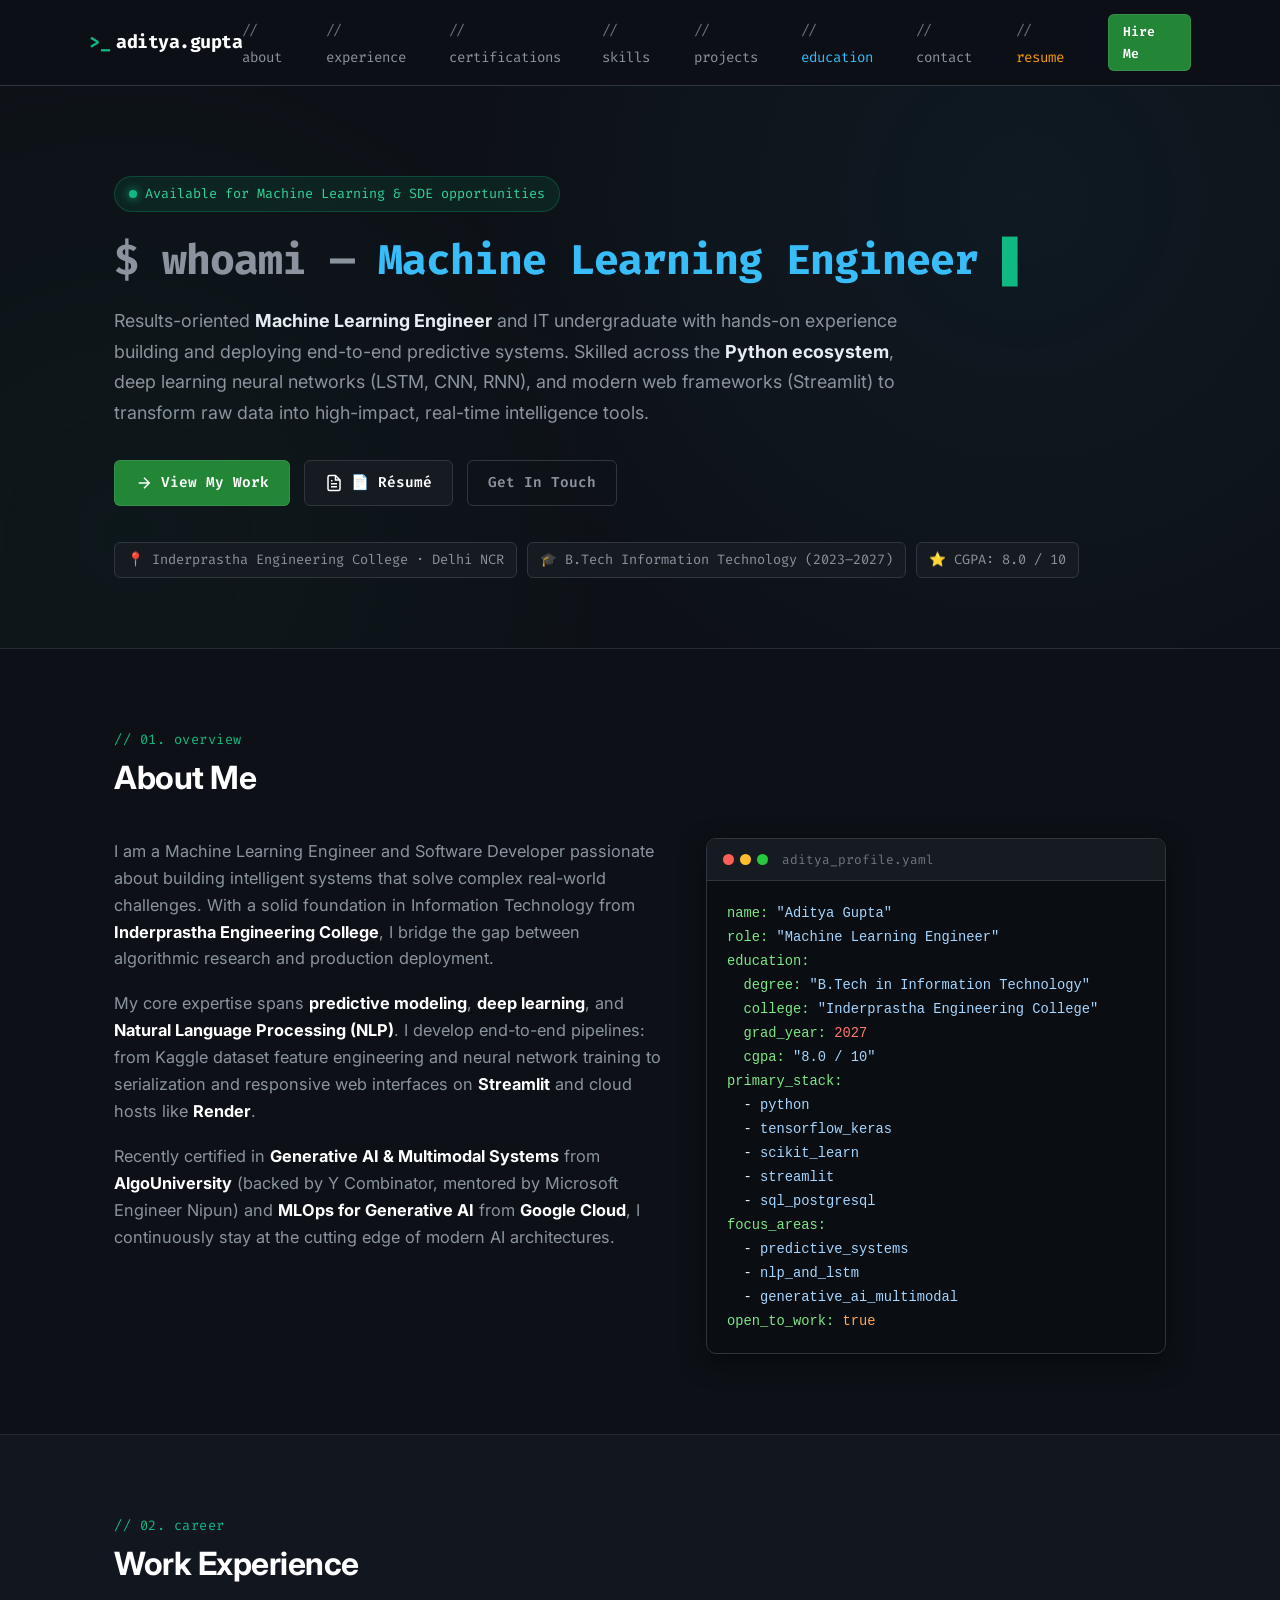
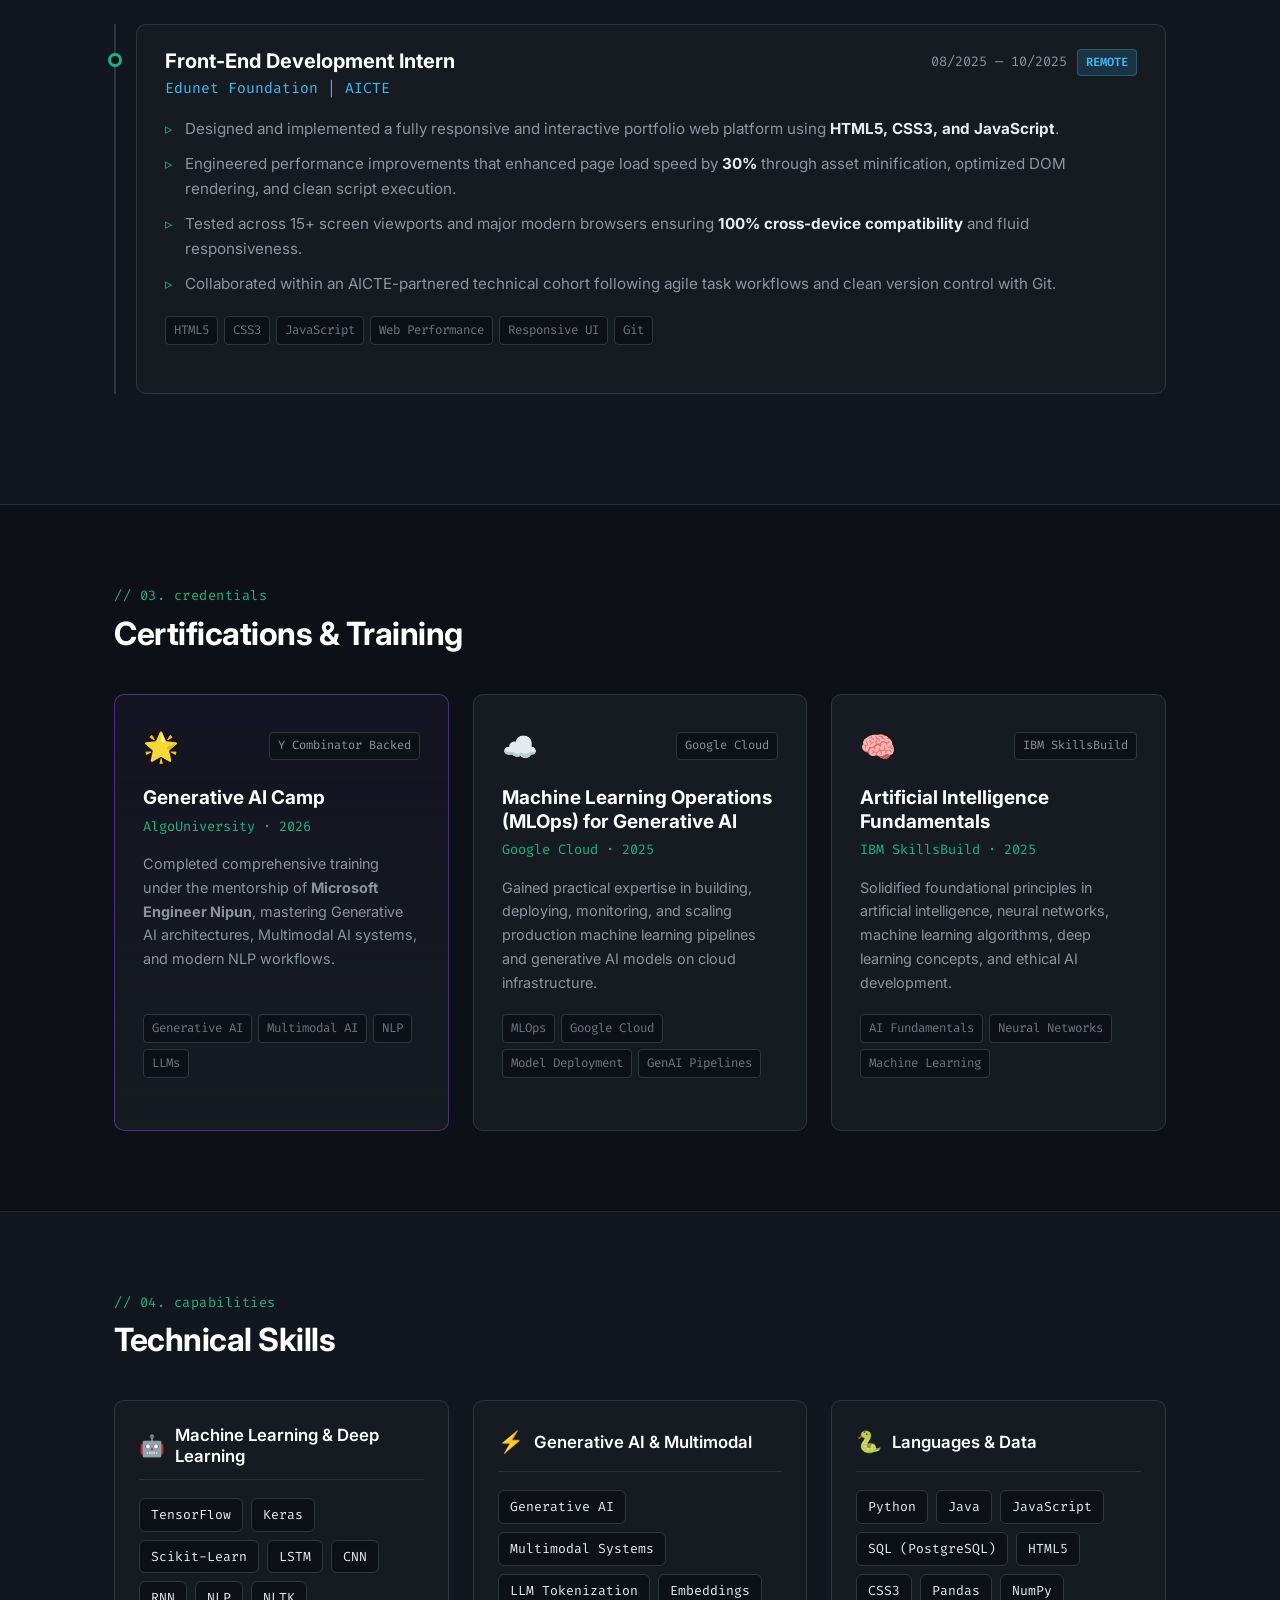
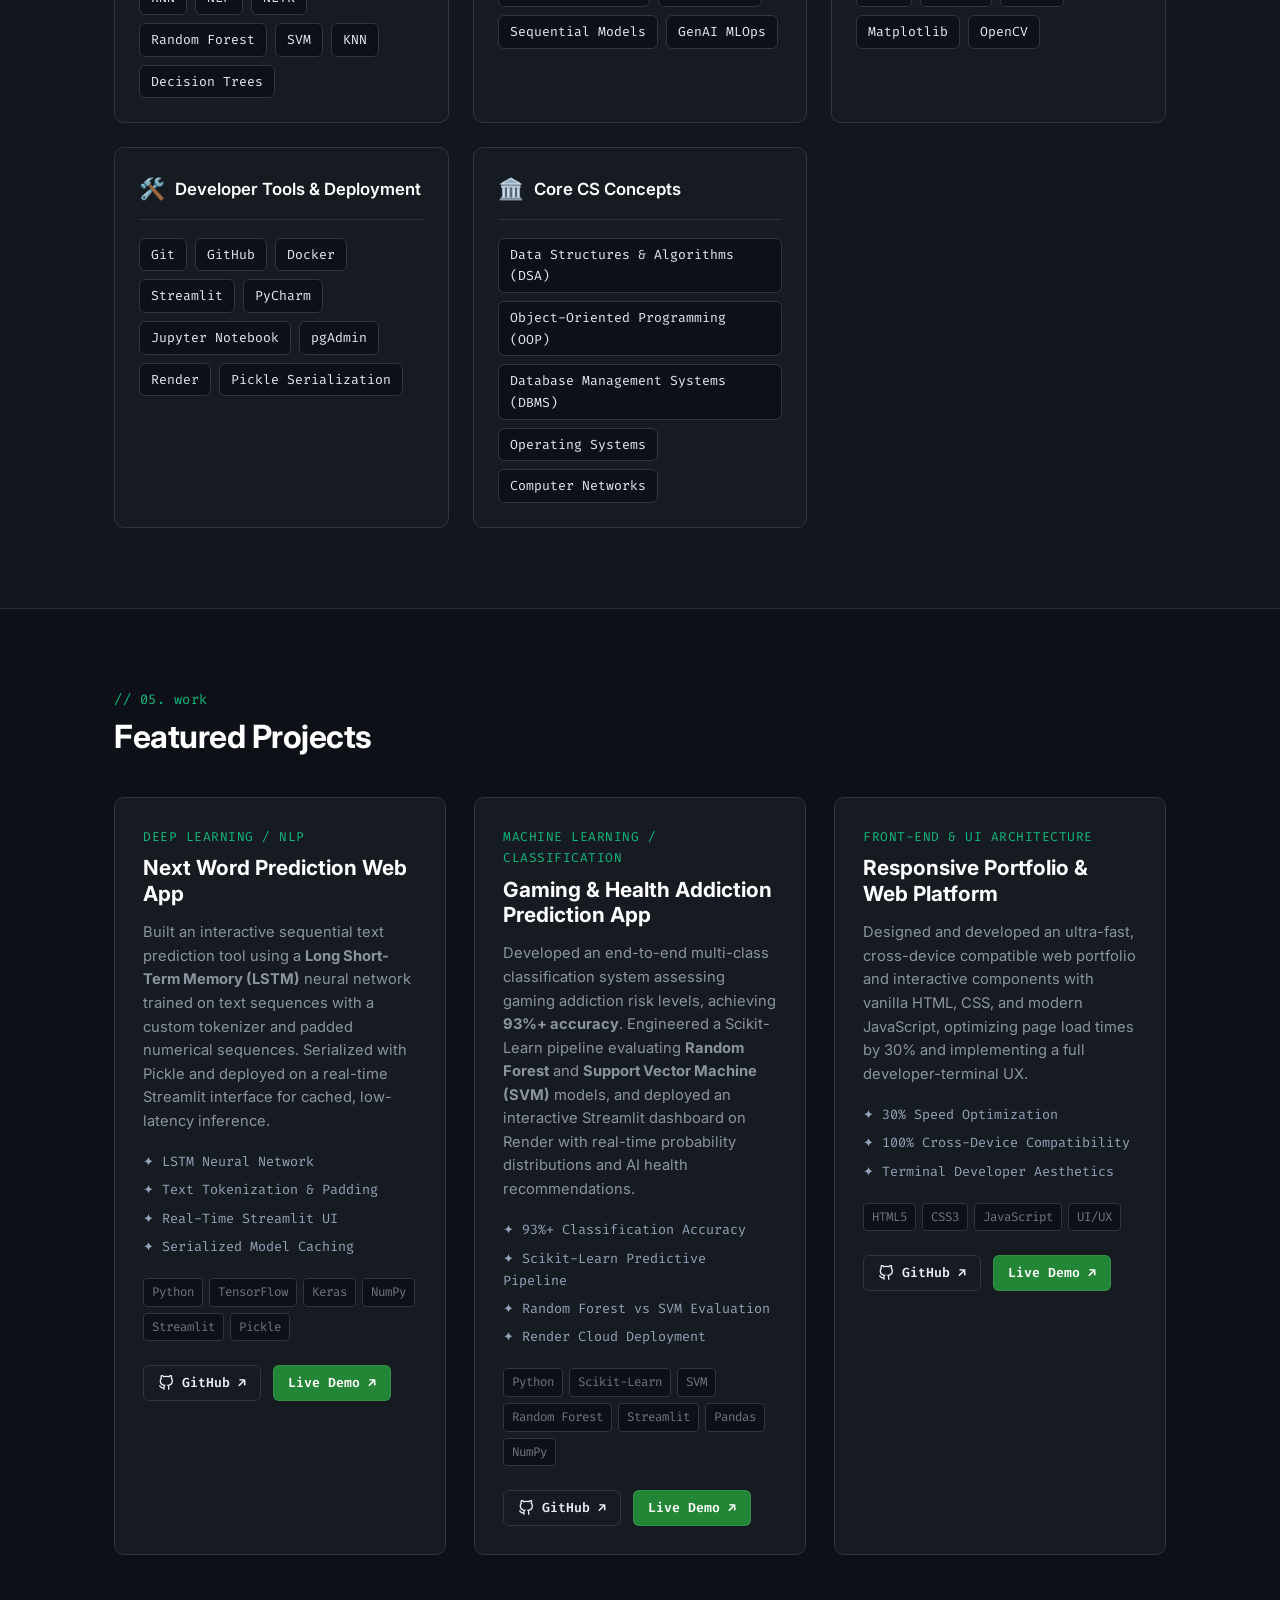
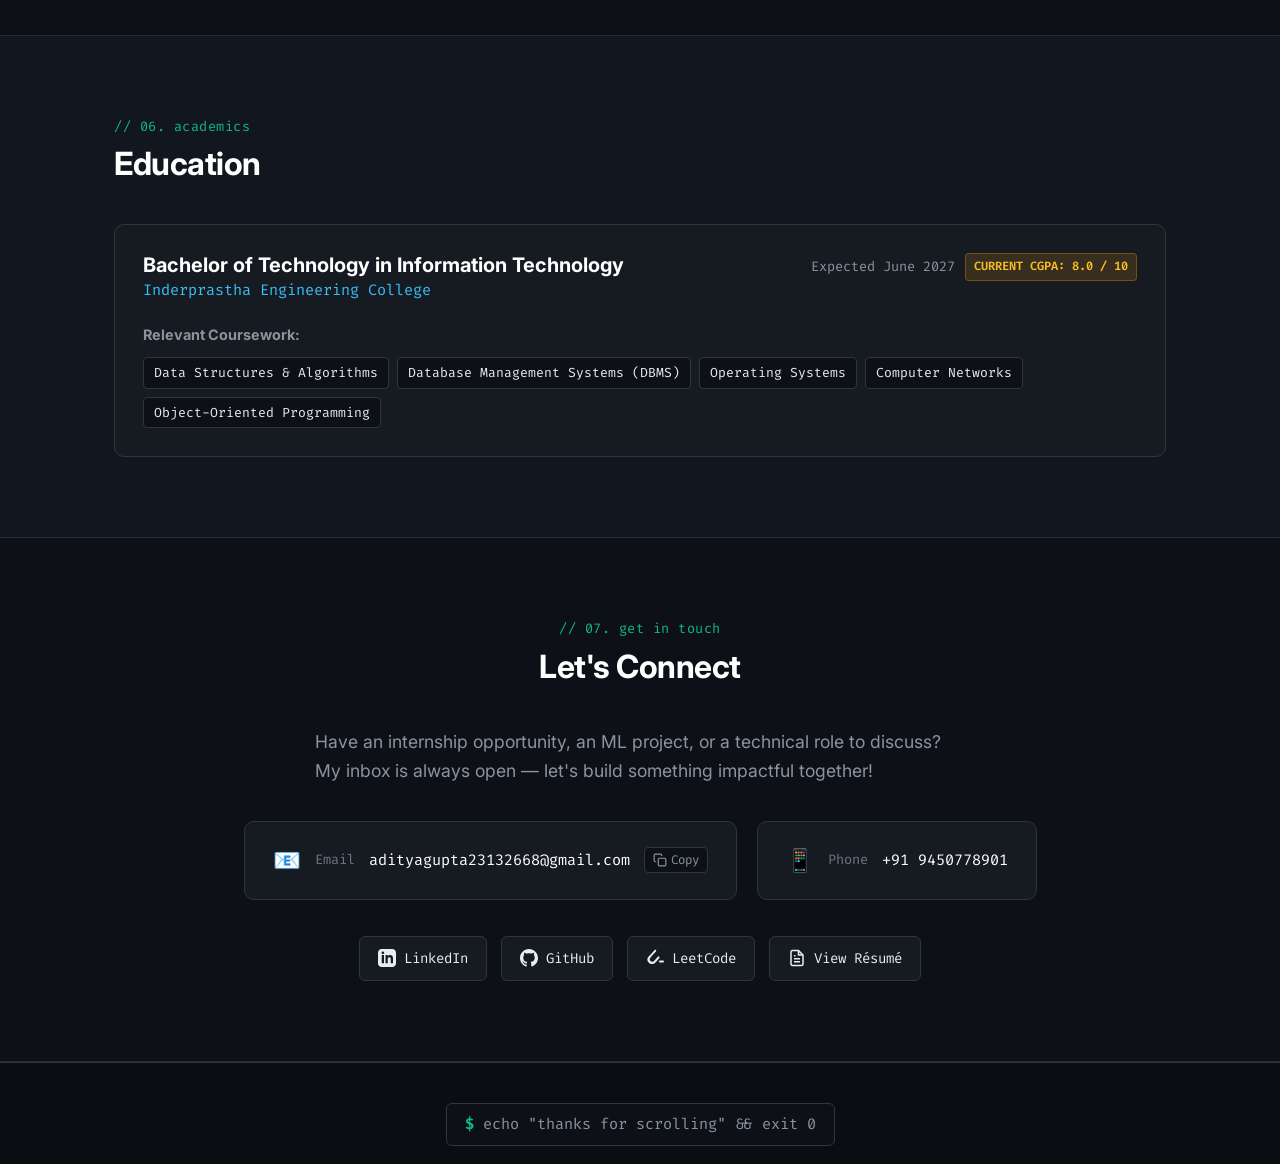
<file: index.html>
<!DOCTYPE html>
<html lang="en">
<head>
    <meta charset="UTF-8">
    <meta name="viewport" content="width=device-width, initial-scale=1.0">
    <title>Aditya Gupta — Machine Learning Engineer & Developer</title>
    <meta name="description" content="Portfolio of Aditya Gupta — Machine Learning Engineer, Python Developer, and IT Undergrad specializing in Deep Learning, Predictive Systems, and Generative AI.">
    <meta name="keywords" content="Aditya Gupta, Machine Learning Engineer, AI Developer, Deep Learning, Python, TensorFlow, Streamlit, NLP, Generative AI">
    <meta name="author" content="Aditya Gupta">

    <!-- Open Graph Meta Tags -->
    <meta property="og:title" content="Aditya Gupta — Machine Learning Engineer">
    <meta property="og:description" content="Results-oriented ML Engineer specializing in predictive systems, deep learning, NLP, and Generative AI.">
    <meta property="og:type" content="website">

    <!-- Google Fonts -->
    <link rel="preconnect" href="https://fonts.googleapis.com">
    <link rel="preconnect" href="https://fonts.gstatic.com" crossorigin>
    <link href="https://fonts.googleapis.com/css2?family=Fira+Code:wght@400;500;600;700&family=Inter:wght@300;400;500;600;700;800&display=swap" rel="stylesheet">

    <!-- Stylesheet -->
    <link rel="stylesheet" href="style.css">
    
    <!-- Favicon / Icon -->
    <link rel="icon" href="data:image/svg+xml,<svg xmlns=%22http://www.w3.org/2000/svg%22 viewBox=%220 0 100 100%22><text y=%22.9em%22 font-size=%2290%22>🤖</text></svg>">
</head>
<body id="top">

    <!-- Navigation Bar -->
    <header class="navbar-container">
        <nav class="navbar">
            <a href="#top" class="nav-brand">
                <span class="prompt-symbol">&gt;_</span> aditya.gupta
            </a>

            <!-- Desktop Nav Links -->
            <ul class="nav-menu">
                <li><a href="#about" class="nav-link"><span class="comment-slash">//</span> about</a></li>
                <li><a href="#experience" class="nav-link"><span class="comment-slash">//</span> experience</a></li>
                <li><a href="#certifications" class="nav-link"><span class="comment-slash">//</span> certifications</a></li>
                <li><a href="#skills" class="nav-link"><span class="comment-slash">//</span> skills</a></li>
                <li><a href="#projects" class="nav-link"><span class="comment-slash">//</span> projects</a></li>
                <li><a href="#education" class="nav-link"><span class="comment-slash">//</span> education</a></li>
                <li><a href="#contact" class="nav-link"><span class="comment-slash">//</span> contact</a></li>
                <li><a href="resume.html" class="nav-link resume-nav"><span class="comment-slash">//</span> resume</a></li>
                <li><a href="mailto:adityagupta23132668@gmail.com" class="btn btn-primary btn-sm">Hire Me</a></li>
            </ul>

            <!-- Mobile Hamburger Button -->
            <button class="hamburger" id="hamburger-btn" aria-label="Toggle menu">
                <span class="bar"></span>
                <span class="bar"></span>
                <span class="bar"></span>
            </button>
        </nav>
    </header>

    <!-- Mobile Drawer Navigation -->
    <div class="mobile-drawer" id="mobile-drawer">
        <ul class="mobile-menu">
            <li><a href="#about" class="mobile-link"><span class="comment-slash">//</span> about</a></li>
            <li><a href="#experience" class="mobile-link"><span class="comment-slash">//</span> experience</a></li>
            <li><a href="#certifications" class="mobile-link"><span class="comment-slash">//</span> certifications</a></li>
            <li><a href="#skills" class="mobile-link"><span class="comment-slash">//</span> skills</a></li>
            <li><a href="#projects" class="mobile-link"><span class="comment-slash">//</span> projects</a></li>
            <li><a href="#education" class="mobile-link"><span class="comment-slash">//</span> education</a></li>
            <li><a href="#contact" class="mobile-link"><span class="comment-slash">//</span> contact</a></li>
            <li><a href="resume.html" class="mobile-link"><span class="comment-slash">//</span> resume</a></li>
            <li class="mobile-cta">
                <a href="mailto:adityagupta23132668@gmail.com" class="btn btn-primary btn-block">Hire Me</a>
            </li>
        </ul>
    </div>

    <main class="main-content">

        <!-- Hero Section -->
        <section class="hero-section">
            <div class="container">
                <div class="status-badge">
                    <span class="status-dot"></span>
                    <span>Available for Machine Learning &amp; SDE opportunities</span>
                </div>

                <h1 class="hero-title">
                    <span class="prompt-text">$ whoami — </span>
                    <span class="typing-text" id="typewriter"></span>
                    <span class="blinking-cursor">▋</span>
                </h1>

                <p class="hero-lead">
                    Results-oriented <strong>Machine Learning Engineer</strong> and IT undergraduate with hands-on experience building and deploying end-to-end predictive systems. Skilled across the <strong>Python ecosystem</strong>, deep learning neural networks (LSTM, CNN, RNN), and modern web frameworks (Streamlit) to transform raw data into high-impact, real-time intelligence tools.
                </p>

                <div class="hero-actions">
                    <a href="#projects" class="btn btn-primary">
                        <svg width="18" height="18" viewBox="0 0 24 24" fill="none" stroke="currentColor" stroke-width="2"><path d="M5 12h14M12 5l7 7-7 7"/></svg>
                        View My Work
                    </a>
                    <a href="resume.html" class="btn btn-secondary">
                        <svg width="18" height="18" viewBox="0 0 24 24" fill="none" stroke="currentColor" stroke-width="2"><path d="M14 2H6a2 2 0 0 0-2 2v16a2 2 0 0 0 2 2h12a2 2 0 0 0 2-2V8z"></path><polyline points="14 2 14 8 20 8"></polyline><line x1="16" y1="13" x2="8" y2="13"></line><line x1="16" y1="17" x2="8" y2="17"></line><polyline points="10 9 9 9 8 9"></polyline></svg>
                        📄 Résumé
                    </a>
                    <a href="#contact" class="btn btn-ghost">
                        Get In Touch
                    </a>
                </div>

                <div class="quick-meta-pills">
                    <span class="meta-pill">📍 Inderprastha Engineering College · Delhi NCR</span>
                    <span class="meta-pill">🎓 B.Tech Information Technology (2023–2027)</span>
                    <span class="meta-pill">⭐ CGPA: 8.0 / 10</span>
                </div>
            </div>
        </section>

        <!-- About Section -->
        <section id="about" class="section">
            <div class="container">
                <div class="section-header">
                    <span class="section-tag">// 01. overview</span>
                    <h2 class="section-title">About Me</h2>
                </div>

                <div class="about-grid">
                    <div class="about-text">
                        <p>
                            I am a Machine Learning Engineer and Software Developer passionate about building intelligent systems that solve complex real-world challenges. With a solid foundation in Information Technology from <strong>Inderprastha Engineering College</strong>, I bridge the gap between algorithmic research and production deployment.
                        </p>
                        <p>
                            My core expertise spans <strong>predictive modeling</strong>, <strong>deep learning</strong>, and <strong>Natural Language Processing (NLP)</strong>. I develop end-to-end pipelines: from Kaggle dataset feature engineering and neural network training to serialization and responsive web interfaces on <strong>Streamlit</strong> and cloud hosts like <strong>Render</strong>.
                        </p>
                        <p>
                            Recently certified in <strong>Generative AI &amp; Multimodal Systems</strong> from <strong>AlgoUniversity</strong> (backed by Y Combinator, mentored by Microsoft Engineer Nipun) and <strong>MLOps for Generative AI</strong> from <strong>Google Cloud</strong>, I continuously stay at the cutting edge of modern AI architectures.
                        </p>
                    </div>

                    <!-- Code / YAML Terminal Card -->
                    <div class="terminal-card">
                        <div class="terminal-header">
                            <div class="terminal-dots">
                                <span class="dot red"></span>
                                <span class="dot yellow"></span>
                                <span class="dot green"></span>
                            </div>
                            <span class="terminal-title">aditya_profile.yaml</span>
                        </div>
                        <div class="terminal-body">
<pre><code><span class="yaml-key">name:</span> <span class="yaml-str">"Aditya Gupta"</span>
<span class="yaml-key">role:</span> <span class="yaml-str">"Machine Learning Engineer"</span>
<span class="yaml-key">education:</span>
  <span class="yaml-key">degree:</span> <span class="yaml-str">"B.Tech in Information Technology"</span>
  <span class="yaml-key">college:</span> <span class="yaml-str">"Inderprastha Engineering College"</span>
  <span class="yaml-key">grad_year:</span> <span class="yaml-num">2027</span>
  <span class="yaml-key">cgpa:</span> <span class="yaml-str">"8.0 / 10"</span>
<span class="yaml-key">primary_stack:</span>
  - <span class="yaml-str">python</span>
  - <span class="yaml-str">tensorflow_keras</span>
  - <span class="yaml-str">scikit_learn</span>
  - <span class="yaml-str">streamlit</span>
  - <span class="yaml-str">sql_postgresql</span>
<span class="yaml-key">focus_areas:</span>
  - <span class="yaml-str">predictive_systems</span>
  - <span class="yaml-str">nlp_and_lstm</span>
  - <span class="yaml-str">generative_ai_multimodal</span>
<span class="yaml-key">open_to_work:</span> <span class="yaml-bool">true</span></code></pre>
                        </div>
                    </div>
                </div>
            </div>
        </section>

        <!-- Experience Section -->
        <section id="experience" class="section bg-alt">
            <div class="container">
                <div class="section-header">
                    <span class="section-tag">// 02. career</span>
                    <h2 class="section-title">Work Experience</h2>
                </div>

                <div class="timeline">
                    <div class="timeline-card">
                        <div class="timeline-top">
                            <div>
                                <h3 class="role-title">Front-End Development Intern</h3>
                                <span class="company-name">Edunet Foundation | AICTE</span>
                            </div>
                            <div class="timeline-date">
                                <span>08/2025 — 10/2025</span>
                                <span class="badge badge-remote">Remote</span>
                            </div>
                        </div>

                        <ul class="timeline-bullets">
                            <li>Designed and implemented a fully responsive and interactive portfolio web platform using <strong>HTML5, CSS3, and JavaScript</strong>.</li>
                            <li>Engineered performance improvements that enhanced page load speed by <strong>30%</strong> through asset minification, optimized DOM rendering, and clean script execution.</li>
                            <li>Tested across 15+ screen viewports and major modern browsers ensuring <strong>100% cross-device compatibility</strong> and fluid responsiveness.</li>
                            <li>Collaborated within an AICTE-partnered technical cohort following agile task workflows and clean version control with Git.</li>
                        </ul>

                        <div class="tag-cloud">
                            <span class="tag">HTML5</span>
                            <span class="tag">CSS3</span>
                            <span class="tag">JavaScript</span>
                            <span class="tag">Web Performance</span>
                            <span class="tag">Responsive UI</span>
                            <span class="tag">Git</span>
                        </div>
                    </div>
                </div>
            </div>
        </section>

        <!-- Certifications Section -->
        <section id="certifications" class="section">
            <div class="container">
                <div class="section-header">
                    <span class="section-tag">// 03. credentials</span>
                    <h2 class="section-title">Certifications &amp; Training</h2>
                </div>

                <div class="cert-grid">
                    <!-- AlgoUniversity Gen-AI Camp -->
                    <div class="cert-card highlight-card">
                        <div class="cert-header">
                            <div class="cert-icon">🌟</div>
                            <div class="cert-badge">Y Combinator Backed</div>
                        </div>
                        <h3 class="cert-name">Generative AI Camp</h3>
                        <p class="cert-issuer">AlgoUniversity · 2026</p>
                        <p class="cert-desc">
                            Completed comprehensive training under the mentorship of <strong>Microsoft Engineer Nipun</strong>, mastering Generative AI architectures, Multimodal AI systems, and modern NLP workflows.
                        </p>
                        <div class="tag-cloud">
                            <span class="tag">Generative AI</span>
                            <span class="tag">Multimodal AI</span>
                            <span class="tag">NLP</span>
                            <span class="tag">LLMs</span>
                        </div>
                    </div>

                    <!-- Google Cloud MLOps -->
                    <div class="cert-card">
                        <div class="cert-header">
                            <div class="cert-icon">☁️</div>
                            <div class="cert-badge">Google Cloud</div>
                        </div>
                        <h3 class="cert-name">Machine Learning Operations (MLOps) for Generative AI</h3>
                        <p class="cert-issuer">Google Cloud · 2025</p>
                        <p class="cert-desc">
                            Gained practical expertise in building, deploying, monitoring, and scaling production machine learning pipelines and generative AI models on cloud infrastructure.
                        </p>
                        <div class="tag-cloud">
                            <span class="tag">MLOps</span>
                            <span class="tag">Google Cloud</span>
                            <span class="tag">Model Deployment</span>
                            <span class="tag">GenAI Pipelines</span>
                        </div>
                    </div>

                    <!-- IBM SkillsBuild AI -->
                    <div class="cert-card">
                        <div class="cert-header">
                            <div class="cert-icon">🧠</div>
                            <div class="cert-badge">IBM SkillsBuild</div>
                        </div>
                        <h3 class="cert-name">Artificial Intelligence Fundamentals</h3>
                        <p class="cert-issuer">IBM SkillsBuild · 2025</p>
                        <p class="cert-desc">
                            Solidified foundational principles in artificial intelligence, neural networks, machine learning algorithms, deep learning concepts, and ethical AI development.
                        </p>
                        <div class="tag-cloud">
                            <span class="tag">AI Fundamentals</span>
                            <span class="tag">Neural Networks</span>
                            <span class="tag">Machine Learning</span>
                        </div>
                    </div>
                </div>
            </div>
        </section>

        <!-- Technical Skills Section -->
        <section id="skills" class="section bg-alt">
            <div class="container">
                <div class="section-header">
                    <span class="section-tag">// 04. capabilities</span>
                    <h2 class="section-title">Technical Skills</h2>
                </div>

                <div class="skills-container">
                    <!-- ML & Deep Learning -->
                    <div class="skill-category-card">
                        <div class="category-header">
                            <span class="cat-icon">🤖</span>
                            <h3>Machine Learning &amp; Deep Learning</h3>
                        </div>
                        <div class="skill-badges">
                            <span class="skill-item">TensorFlow</span>
                            <span class="skill-item">Keras</span>
                            <span class="skill-item">Scikit-Learn</span>
                            <span class="skill-item">LSTM</span>
                            <span class="skill-item">CNN</span>
                            <span class="skill-item">RNN</span>
                            <span class="skill-item">NLP</span>
                            <span class="skill-item">NLTK</span>
                            <span class="skill-item">Random Forest</span>
                            <span class="skill-item">SVM</span>
                            <span class="skill-item">KNN</span>
                            <span class="skill-item">Decision Trees</span>
                        </div>
                    </div>

                    <!-- Generative AI & Multimodal -->
                    <div class="skill-category-card">
                        <div class="category-header">
                            <span class="cat-icon">⚡</span>
                            <h3>Generative AI &amp; Multimodal</h3>
                        </div>
                        <div class="skill-badges">
                            <span class="skill-item">Generative AI</span>
                            <span class="skill-item">Multimodal Systems</span>
                            <span class="skill-item">LLM Tokenization</span>
                            <span class="skill-item">Embeddings</span>
                            <span class="skill-item">Sequential Models</span>
                            <span class="skill-item">GenAI MLOps</span>
                        </div>
                    </div>

                    <!-- Languages & Data Libraries -->
                    <div class="skill-category-card">
                        <div class="category-header">
                            <span class="cat-icon">🐍</span>
                            <h3>Languages &amp; Data</h3>
                        </div>
                        <div class="skill-badges">
                            <span class="skill-item">Python</span>
                            <span class="skill-item">Java</span>
                            <span class="skill-item">JavaScript</span>
                            <span class="skill-item">SQL (PostgreSQL)</span>
                            <span class="skill-item">HTML5</span>
                            <span class="skill-item">CSS3</span>
                            <span class="skill-item">Pandas</span>
                            <span class="skill-item">NumPy</span>
                            <span class="skill-item">Matplotlib</span>
                            <span class="skill-item">OpenCV</span>
                        </div>
                    </div>

                    <!-- Developer Tools & Deployment -->
                    <div class="skill-category-card">
                        <div class="category-header">
                            <span class="cat-icon">🛠️</span>
                            <h3>Developer Tools &amp; Deployment</h3>
                        </div>
                        <div class="skill-badges">
                            <span class="skill-item">Git</span>
                            <span class="skill-item">GitHub</span>
                            <span class="skill-item">Docker</span>
                            <span class="skill-item">Streamlit</span>
                            <span class="skill-item">PyCharm</span>
                            <span class="skill-item">Jupyter Notebook</span>
                            <span class="skill-item">pgAdmin</span>
                            <span class="skill-item">Render</span>
                            <span class="skill-item">Pickle Serialization</span>
                        </div>
                    </div>

                    <!-- Core CS Concepts -->
                    <div class="skill-category-card">
                        <div class="category-header">
                            <span class="cat-icon">🏛️</span>
                            <h3>Core CS Concepts</h3>
                        </div>
                        <div class="skill-badges">
                            <span class="skill-item">Data Structures &amp; Algorithms (DSA)</span>
                            <span class="skill-item">Object-Oriented Programming (OOP)</span>
                            <span class="skill-item">Database Management Systems (DBMS)</span>
                            <span class="skill-item">Operating Systems</span>
                            <span class="skill-item">Computer Networks</span>
                        </div>
                    </div>
                </div>
            </div>
        </section>

        <!-- Technical Projects Section -->
        <section id="projects" class="section">
            <div class="container">
                <div class="section-header">
                    <span class="section-tag">// 05. work</span>
                    <h2 class="section-title">Featured Projects</h2>
                </div>

                <div class="projects-grid">
                    <!-- Project 1: Next Word Prediction -->
                    <div class="project-card">
                        <div class="project-content">
                            <div class="project-type">Deep Learning / NLP</div>
                            <h3 class="project-title">Next Word Prediction Web App</h3>
                            <p class="project-desc">
                                Built an interactive sequential text prediction tool using a <strong>Long Short-Term Memory (LSTM)</strong> neural network trained on text sequences with a custom tokenizer and padded numerical sequences. Serialized with Pickle and deployed on a real-time Streamlit interface for cached, low-latency inference.
                            </p>
                            <div class="project-features">
                                <span>✦ LSTM Neural Network</span>
                                <span>✦ Text Tokenization &amp; Padding</span>
                                <span>✦ Real-Time Streamlit UI</span>
                                <span>✦ Serialized Model Caching</span>
                            </div>
                            <div class="tag-cloud">
                                <span class="tag">Python</span>
                                <span class="tag">TensorFlow</span>
                                <span class="tag">Keras</span>
                                <span class="tag">NumPy</span>
                                <span class="tag">Streamlit</span>
                                <span class="tag">Pickle</span>
                            </div>
                            <div class="project-links">
                                <a href="https://github.com/Aadii0916" target="_blank" rel="noopener noreferrer" class="btn btn-sm btn-outline">
                                    <svg width="16" height="16" viewBox="0 0 24 24" fill="none" stroke="currentColor" stroke-width="2"><path d="M9 19c-5 1.5-5-2.5-7-3m14 6v-3.87a3.37 3.37 0 0 0-.94-2.61c3.14-.35 6.44-1.54 6.44-7A5.44 5.44 0 0 0 20 4.77 5.07 5.07 0 0 0 19.91 1S18.73.65 16 2.48a13.38 13.38 0 0 0-7 0C6.27.65 5.09 1 5.09 1A5.07 5.07 0 0 0 5 4.77a5.44 5.44 0 0 0-1.5 3.78c0 5.42 3.3 6.61 6.44 7A3.37 3.37 0 0 0 9 18.13V22"/></svg>
                                    GitHub ↗
                                </a>
                                <a href="https://next-word-predict-2.onrender.com" target="_blank" rel="noopener noreferrer" class="btn btn-sm btn-primary">
                                    Live Demo ↗
                                </a>
                            </div>
                        </div>
                    </div>

                    <!-- Project 2: Gaming & Health Addiction Prediction -->
                    <div class="project-card">
                        <div class="project-content">
                            <div class="project-type">Machine Learning / Classification</div>
                            <h3 class="project-title">Gaming &amp; Health Addiction Prediction App</h3>
                            <p class="project-desc">
                                Developed an end-to-end multi-class classification system assessing gaming addiction risk levels, achieving <strong>93%+ accuracy</strong>. Engineered a Scikit-Learn pipeline evaluating <strong>Random Forest</strong> and <strong>Support Vector Machine (SVM)</strong> models, and deployed an interactive Streamlit dashboard on Render with real-time probability distributions and AI health recommendations.
                            </p>
                            <div class="project-features">
                                <span>✦ 93%+ Classification Accuracy</span>
                                <span>✦ Scikit-Learn Predictive Pipeline</span>
                                <span>✦ Random Forest vs SVM Evaluation</span>
                                <span>✦ Render Cloud Deployment</span>
                            </div>
                            <div class="tag-cloud">
                                <span class="tag">Python</span>
                                <span class="tag">Scikit-Learn</span>
                                <span class="tag">SVM</span>
                                <span class="tag">Random Forest</span>
                                <span class="tag">Streamlit</span>
                                <span class="tag">Pandas</span>
                                <span class="tag">NumPy</span>
                            </div>
                            <div class="project-links">
                                <a href="https://github.com/Aadii0916" target="_blank" rel="noopener noreferrer" class="btn btn-sm btn-outline">
                                    <svg width="16" height="16" viewBox="0 0 24 24" fill="none" stroke="currentColor" stroke-width="2"><path d="M9 19c-5 1.5-5-2.5-7-3m14 6v-3.87a3.37 3.37 0 0 0-.94-2.61c3.14-.35 6.44-1.54 6.44-7A5.44 5.44 0 0 0 20 4.77 5.07 5.07 0 0 0 19.91 1S18.73.65 16 2.48a13.38 13.38 0 0 0-7 0C6.27.65 5.09 1 5.09 1A5.07 5.07 0 0 0 5 4.77a5.44 5.44 0 0 0-1.5 3.78c0 5.42 3.3 6.61 6.44 7A3.37 3.37 0 0 0 9 18.13V22"/></svg>
                                    GitHub ↗
                                </a>
                                <a href="https://gaming-and-health-addiction-model.onrender.com" target="_blank" rel="noopener noreferrer" class="btn btn-sm btn-primary">
                                    Live Demo ↗
                                </a>
                            </div>
                        </div>
                    </div>

                    <!-- Project 3: Responsive Front-End Suite -->
                    <div class="project-card">
                        <div class="project-content">
                            <div class="project-type">Front-End &amp; UI Architecture</div>
                            <h3 class="project-title">Responsive Portfolio &amp; Web Platform</h3>
                            <p class="project-desc">
                                Designed and developed an ultra-fast, cross-device compatible web portfolio and interactive components with vanilla HTML, CSS, and modern JavaScript, optimizing page load times by 30% and implementing a full developer-terminal UX.
                            </p>
                            <div class="project-features">
                                <span>✦ 30% Speed Optimization</span>
                                <span>✦ 100% Cross-Device Compatibility</span>
                                <span>✦ Terminal Developer Aesthetics</span>
                            </div>
                            <div class="tag-cloud">
                                <span class="tag">HTML5</span>
                                <span class="tag">CSS3</span>
                                <span class="tag">JavaScript</span>
                                <span class="tag">UI/UX</span>
                            </div>
                            <div class="project-links">
                                <a href="https://github.com/Aadii0916/Portfolio" target="_blank" rel="noopener noreferrer" class="btn btn-sm btn-outline">
                                    <svg width="16" height="16" viewBox="0 0 24 24" fill="none" stroke="currentColor" stroke-width="2"><path d="M9 19c-5 1.5-5-2.5-7-3m14 6v-3.87a3.37 3.37 0 0 0-.94-2.61c3.14-.35 6.44-1.54 6.44-7A5.44 5.44 0 0 0 20 4.77 5.07 5.07 0 0 0 19.91 1S18.73.65 16 2.48a13.38 13.38 0 0 0-7 0C6.27.65 5.09 1 5.09 1A5.07 5.07 0 0 0 5 4.77a5.44 5.44 0 0 0-1.5 3.78c0 5.42 3.3 6.61 6.44 7A3.37 3.37 0 0 0 9 18.13V22"/></svg>
                                    GitHub ↗
                                </a>
                                <a href="https://portfolio.adityagupta23132668.workers.dev" target="_blank" rel="noopener noreferrer" class="btn btn-sm btn-primary">
                                    Live Demo ↗
                                </a>
                            </div>
                        </div>
                    </div>
                </div>
            </div>
        </section>

        <!-- Education Section -->
        <section id="education" class="section bg-alt">
            <div class="container">
                <div class="section-header">
                    <span class="section-tag">// 06. academics</span>
                    <h2 class="section-title">Education</h2>
                </div>

                <div class="edu-card">
                    <div class="edu-top">
                        <div>
                            <h3 class="edu-degree">Bachelor of Technology in Information Technology</h3>
                            <p class="edu-college">Inderprastha Engineering College</p>
                        </div>
                        <div class="edu-date">
                            <span>Expected June 2027</span>
                            <span class="badge badge-cgpa">Current CGPA: 8.0 / 10</span>
                        </div>
                    </div>

                    <div class="edu-coursework">
                        <strong>Relevant Coursework:</strong>
                        <div class="course-tags">
                            <span>Data Structures &amp; Algorithms</span>
                            <span>Database Management Systems (DBMS)</span>
                            <span>Operating Systems</span>
                            <span>Computer Networks</span>
                            <span>Object-Oriented Programming</span>
                        </div>
                    </div>
                </div>
            </div>
        </section>

        <!-- Contact Section -->
        <section id="contact" class="section">
            <div class="container text-center">
                <div class="section-header center">
                    <span class="section-tag">// 07. get in touch</span>
                    <h2 class="section-title">Let's Connect</h2>
                </div>

                <p class="contact-lead">
                    Have an internship opportunity, an ML project, or a technical role to discuss? My inbox is always open — let's build something impactful together!
                </p>

                <div class="contact-methods">
                    <div class="contact-box">
                        <span class="box-icon">📧</span>
                        <span class="box-label">Email</span>
                        <a href="mailto:adityagupta23132668@gmail.com" class="box-link" id="email-text">adityagupta23132668@gmail.com</a>
                        <button class="copy-btn" id="copy-email-btn" title="Copy to clipboard">
                            <svg width="14" height="14" viewBox="0 0 24 24" fill="none" stroke="currentColor" stroke-width="2"><rect x="9" y="9" width="13" height="13" rx="2" ry="2"></rect><path d="M5 15H4a2 2 0 0 1-2-2V4a2 2 0 0 1 2-2h9a2 2 0 0 1 2 2v1"></path></svg>
                            <span id="copy-btn-text">Copy</span>
                        </button>
                    </div>

                    <div class="contact-box">
                        <span class="box-icon">📱</span>
                        <span class="box-label">Phone</span>
                        <a href="tel:+919450778901" class="box-link">+91 9450778901</a>
                    </div>
                </div>

                <div class="social-links">
                    <a href="https://linkedin.com" target="_blank" rel="noopener noreferrer" class="social-btn">
                        <svg width="18" height="18" viewBox="0 0 24 24" fill="currentColor"><path d="M19 0h-14c-2.761 0-5 2.239-5 5v14c0 2.761 2.239 5 5 5h14c2.762 0 5-2.239 5-5v-14c0-2.761-2.238-5-5-5zm-11 19h-3v-11h3v11zm-1.5-12.268c-.966 0-1.75-.79-1.75-1.764s.784-1.764 1.75-1.764 1.75.79 1.75 1.764-.783 1.764-1.75 1.764zm13.5 12.268h-3v-5.604c0-3.368-4-3.113-4 0v5.604h-3v-11h3v1.765c1.396-2.586 7-2.777 7 2.476v6.759z"/></svg>
                        LinkedIn
                    </a>
                    <a href="https://github.com/Aadii0916" target="_blank" rel="noopener noreferrer" class="social-btn">
                        <svg width="18" height="18" viewBox="0 0 24 24" fill="currentColor"><path d="M12 0c-6.626 0-12 5.373-12 12 0 5.302 3.438 9.8 8.207 11.387.599.111.793-.261.793-.577v-2.234c-3.338.726-4.033-1.416-4.033-1.416-.546-1.387-1.333-1.756-1.333-1.756-1.089-.745.083-.729.083-.729 1.205.084 1.839 1.237 1.839 1.237 1.07 1.834 2.807 1.304 3.492.997.107-.775.418-1.305.762-1.604-2.665-.305-5.467-1.334-5.467-5.931 0-1.311.469-2.381 1.236-3.221-.124-.303-.535-1.524.117-3.176 0 0 1.008-.322 3.301 1.23.957-.266 1.983-.399 3.003-.404 1.02.005 2.047.138 3.006.404 2.291-1.552 3.297-1.23 3.297-1.23.653 1.653.242 2.874.118 3.176.77.84 1.235 1.911 1.235 3.221 0 4.609-2.807 5.624-5.479 5.921.43.372.823 1.102.823 2.222v3.293c0 .319.192.694.801.576 4.765-1.589 8.199-6.086 8.199-11.386 0-6.627-5.373-12-12-12z"/></svg>
                        GitHub
                    </a>
                    <a href="https://leetcode.com/u/Aadii1118/" target="_blank" rel="noopener noreferrer" class="social-btn">
                        <svg width="18" height="18" viewBox="0 0 24 24" fill="currentColor"><path d="M13.483 0a1.374 1.374 0 0 0-.961.438L7.116 6.226l-3.854 4.126a5.266 5.266 0 0 0-1.209 2.104 5.35 5.35 0 0 0-.125.513 5.527 5.527 0 0 0 .062 2.362 5.83 5.83 0 0 0 .349 1.017 5.938 5.938 0 0 0 4.818 3.662 5.89 5.89 0 0 0 3.343-.39 5.91 5.91 0 0 0 2.49-1.932l4.877-5.576a1.376 1.376 0 0 0-.188-1.944 1.374 1.374 0 0 0-1.945.188l-4.72 5.397a3.17 3.17 0 0 1-1.34 1.042 3.15 3.15 0 0 1-1.79.21 3.2 3.2 0 0 1-2.585-1.97 3.195 3.195 0 0 1-.186-.547 3.15 3.15 0 0 1-.035-1.27c.07-.406.24-.783.5-1.106L8.8 8.148l4.494-4.823a1.375 1.375 0 0 0-.961-2.325h-.85zm5.176 15.224a1.375 1.375 0 1 0 0 2.75h3.966a1.375 1.375 0 1 0 0-2.75h-3.966z"/></svg>
                        LeetCode
                    </a>
                    <a href="resume.html" class="social-btn">
                        <svg width="18" height="18" viewBox="0 0 24 24" fill="none" stroke="currentColor" stroke-width="2"><path d="M14 2H6a2 2 0 0 0-2 2v16a2 2 0 0 0 2 2h12a2 2 0 0 0 2-2V8z"></path><polyline points="14 2 14 8 20 8"></polyline><line x1="16" y1="13" x2="8" y2="13"></line><line x1="16" y1="17" x2="8" y2="17"></line><polyline points="10 9 9 9 8 9"></polyline></svg>
                        View Résumé
                    </a>
                </div>
            </div>
        </section>
    </main>

    <!-- Footer -->
    <footer class="footer">
        <div class="container footer-content">
            <div class="terminal-footer">
                <span class="prompt-symbol">$</span> echo "thanks for scrolling" &amp;&amp; exit 0
            </div>
            <div class="footer-meta">
                <p>Designed &amp; built by <strong>Aditya Gupta</strong> · Machine Learning Engineer</p>
            </div>
        </div>
    </footer>

    <!-- Toast Notification -->
    <div id="toast" class="toast">Email copied to clipboard!</div>

    <!-- JavaScript -->
    <script src="script.js"></script>
</body>
</html>
</file>
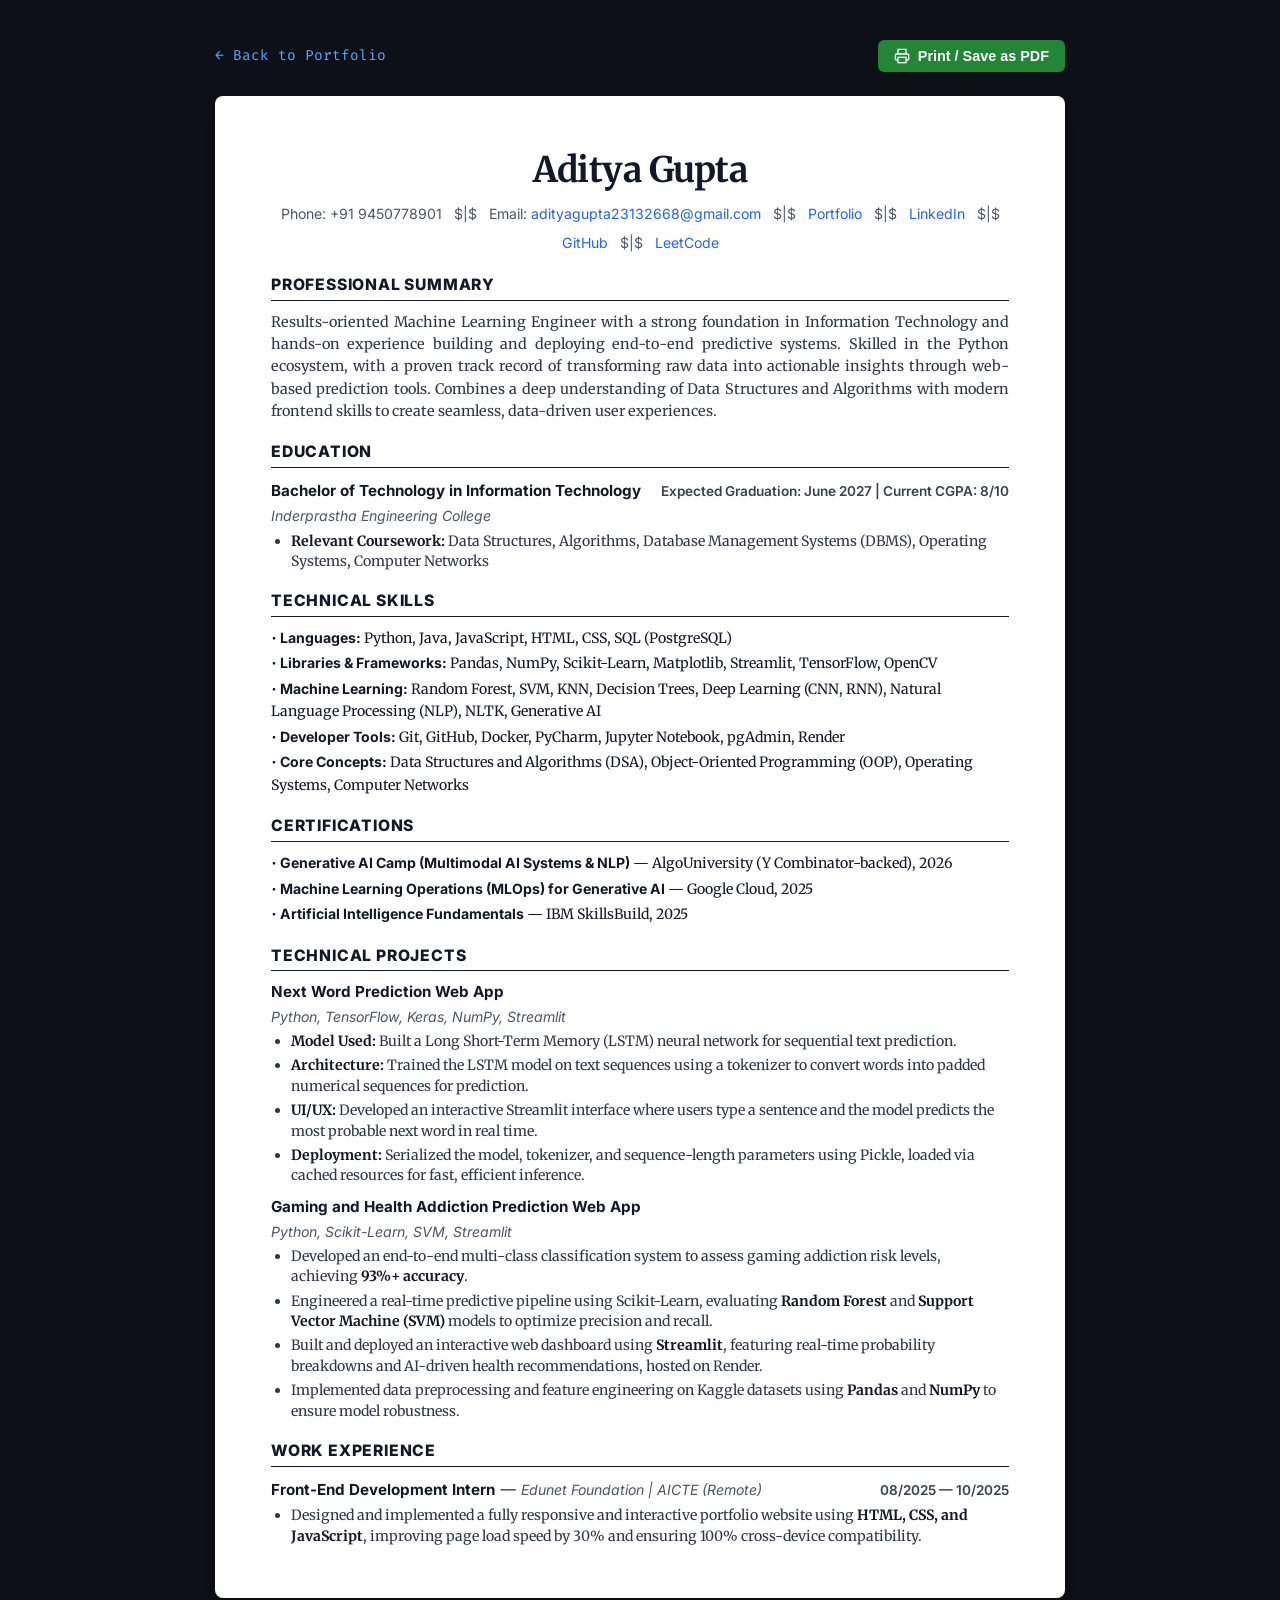
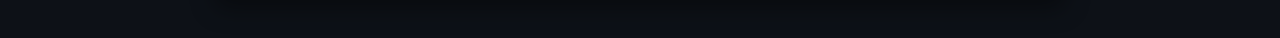
<file: resume.html>
<!DOCTYPE html>
<html lang="en">
<head>
    <meta charset="UTF-8">
    <meta name="viewport" content="width=device-width, initial-scale=1.0">
    <title>Aditya Gupta — Résumé</title>
    <meta name="description" content="Official Résumé of Aditya Gupta, Machine Learning Engineer & IT Undergrad.">
    
    <!-- Google Fonts -->
    <link rel="preconnect" href="https://fonts.googleapis.com">
    <link rel="preconnect" href="https://fonts.gstatic.com" crossorigin>
    <link href="https://fonts.googleapis.com/css2?family=Fira+Code:wght@400;500;600&family=Inter:wght@400;500;600;700;800&family=Merriweather:wght@300;400;700&display=swap" rel="stylesheet">

    <style>
        :root {
            --bg-page: #0d1117;
            --bg-paper: #ffffff;
            --text-dark: #1f2937;
            --text-muted: #4b5563;
            --border-color: #e5e7eb;
            --accent-color: #2563eb;
            --heading-color: #111827;
        }

        * {
            box-sizing: border-box;
            margin: 0;
            padding: 0;
        }

        body {
            background-color: var(--bg-page);
            font-family: 'Merriweather', 'Georgia', serif;
            color: var(--text-dark);
            line-height: 1.5;
            padding: 40px 20px;
        }

        /* Top Action Bar (hidden on print) */
        .resume-action-bar {
            max-width: 850px;
            margin: 0 auto 24px auto;
            display: flex;
            justify-content: space-between;
            align-items: center;
            font-family: 'Inter', sans-serif;
        }

        .btn-back {
            color: #58a6ff;
            text-decoration: none;
            font-family: 'Fira Code', monospace;
            font-size: 0.9rem;
            display: flex;
            align-items: center;
            gap: 6px;
            transition: opacity 0.2s;
        }

        .btn-back:hover {
            text-decoration: underline;
        }

        .btn-print {
            background-color: #238636;
            color: #ffffff;
            border: none;
            padding: 8px 16px;
            border-radius: 6px;
            font-size: 0.9rem;
            font-weight: 600;
            cursor: pointer;
            display: flex;
            align-items: center;
            gap: 8px;
            transition: background-color 0.2s;
        }

        .btn-print:hover {
            background-color: #2ea043;
        }

        /* Resume Document (Sheet) */
        .resume-paper {
            max-width: 850px;
            margin: 0 auto;
            background-color: var(--bg-paper);
            padding: 48px 56px;
            border-radius: 8px;
            box-shadow: 0 10px 25px rgba(0, 0, 0, 0.4);
            color: #111827;
        }

        /* Header */
        .resume-header {
            text-align: center;
            margin-bottom: 20px;
        }

        .candidate-name {
            font-size: 2.2rem;
            font-weight: 700;
            color: var(--heading-color);
            margin-bottom: 6px;
            letter-spacing: -0.5px;
        }

        .contact-info {
            font-family: 'Inter', sans-serif;
            font-size: 0.88rem;
            color: var(--text-muted);
            display: flex;
            flex-wrap: wrap;
            justify-content: center;
            gap: 8px 12px;
        }

        .contact-info a {
            color: #2563eb;
            text-decoration: none;
        }

        .contact-info a:hover {
            text-decoration: underline;
        }

        /* Section Styling */
        .resume-section {
            margin-top: 18px;
        }

        .section-heading {
            font-family: 'Inter', sans-serif;
            font-size: 0.98rem;
            font-weight: 800;
            text-transform: uppercase;
            letter-spacing: 0.8px;
            color: #111827;
            border-bottom: 1.5px solid #111827;
            padding-bottom: 3px;
            margin-bottom: 10px;
        }

        p.summary-text {
            font-size: 0.9rem;
            text-align: justify;
            color: #2d3748;
            line-height: 1.55;
        }

        /* Subheadings and Item rows */
        .item-header {
            display: flex;
            justify-content: space-between;
            align-items: baseline;
            margin-top: 8px;
            margin-bottom: 2px;
        }

        .item-title {
            font-family: 'Inter', sans-serif;
            font-size: 0.95rem;
            font-weight: 700;
            color: #111827;
        }

        .item-subtitle {
            font-family: 'Inter', sans-serif;
            font-size: 0.88rem;
            font-style: italic;
            color: #4b5563;
        }

        .item-date {
            font-family: 'Inter', sans-serif;
            font-size: 0.85rem;
            font-weight: 600;
            color: #374151;
            white-space: nowrap;
        }

        /* Bullet Points */
        ul.resume-bullets {
            list-style-type: disc;
            margin-left: 20px;
            margin-top: 4px;
            font-size: 0.88rem;
            color: #2d3748;
        }

        ul.resume-bullets li {
            margin-bottom: 4px;
            line-height: 1.45;
        }

        ul.resume-bullets li strong {
            color: #111827;
        }

        /* Skills Lists */
        .skills-list {
            list-style: none;
            margin-top: 4px;
            font-size: 0.88rem;
            line-height: 1.6;
        }

        .skills-list li {
            margin-bottom: 3px;
        }

        .skills-list strong {
            font-family: 'Inter', sans-serif;
            color: #111827;
        }

        /* Print Optimization */
        @media print {
            body {
                background: none;
                padding: 0;
            }

            .resume-action-bar {
                display: none !important;
            }

            .resume-paper {
                box-shadow: none;
                padding: 0;
                margin: 0;
                max-width: 100%;
            }

            @page {
                margin: 0.5in;
                size: A4 portrait;
            }
        }
    </style>
</head>
<body>

    <!-- Action Bar -->
    <div class="resume-action-bar">
        <a href="index.html" class="btn-back">
            &larr; Back to Portfolio
        </a>
        <button class="btn-print" onclick="window.print()">
            <svg width="16" height="16" viewBox="0 0 24 24" fill="none" stroke="currentColor" stroke-width="2"><polyline points="6 9 6 2 18 2 18 9"></polyline><path d="M6 18H4a2 2 0 0 1-2-2v-5a2 2 0 0 1 2-2h16a2 2 0 0 1 2 2v5a2 2 0 0 1-2 2h-2"></path><rect x="6" y="14" width="12" height="8"></rect></svg>
            Print / Save as PDF
        </button>
    </div>

    <!-- Printable Paper -->
    <div class="resume-paper">
        <!-- Header -->
        <header class="resume-header">
            <h1 class="candidate-name">Aditya Gupta</h1>
            <div class="contact-info">
                <span>Phone: +91 9450778901</span>
                <span>$|$</span>
                <span>Email: <a href="mailto:adityagupta23132668@gmail.com">adityagupta23132668@gmail.com</a></span>
                <span>$|$</span>
                <a href="https://portfolio.adityagupta23132668.workers.dev" target="_blank">Portfolio</a>
                <span>$|$</span>
                <a href="https://linkedin.com" target="_blank">LinkedIn</a>
                <span>$|$</span>
                <a href="https://github.com/Aadii0916" target="_blank">GitHub</a>
                <span>$|$</span>
                <a href="https://leetcode.com/u/Aadii1118/" target="_blank">LeetCode</a>
            </div>
        </header>

        <!-- Professional Summary -->
        <section class="resume-section">
            <h2 class="section-heading">Professional Summary</h2>
            <p class="summary-text">
                Results-oriented Machine Learning Engineer with a strong foundation in Information Technology and hands-on experience building and deploying end-to-end predictive systems. Skilled in the Python ecosystem, with a proven track record of transforming raw data into actionable insights through web-based prediction tools. Combines a deep understanding of Data Structures and Algorithms with modern frontend skills to create seamless, data-driven user experiences.
            </p>
        </section>

        <!-- Education -->
        <section class="resume-section">
            <h2 class="section-heading">Education</h2>
            <div class="item-header">
                <div>
                    <span class="item-title">Bachelor of Technology in Information Technology</span><br>
                    <span class="item-subtitle">Inderprastha Engineering College</span>
                </div>
                <div class="item-date">
                    Expected Graduation: June 2027 | Current CGPA: 8/10
                </div>
            </div>
            <ul class="resume-bullets">
                <li><strong>Relevant Coursework:</strong> Data Structures, Algorithms, Database Management Systems (DBMS), Operating Systems, Computer Networks</li>
            </ul>
        </section>

        <!-- Technical Skills -->
        <section class="resume-section">
            <h2 class="section-heading">Technical Skills</h2>
            <ul class="skills-list">
                <li>• <strong>Languages:</strong> Python, Java, JavaScript, HTML, CSS, SQL (PostgreSQL)</li>
                <li>• <strong>Libraries &amp; Frameworks:</strong> Pandas, NumPy, Scikit-Learn, Matplotlib, Streamlit, TensorFlow, OpenCV</li>
                <li>• <strong>Machine Learning:</strong> Random Forest, SVM, KNN, Decision Trees, Deep Learning (CNN, RNN), Natural Language Processing (NLP), NLTK, Generative AI</li>
                <li>• <strong>Developer Tools:</strong> Git, GitHub, Docker, PyCharm, Jupyter Notebook, pgAdmin, Render</li>
                <li>• <strong>Core Concepts:</strong> Data Structures and Algorithms (DSA), Object-Oriented Programming (OOP), Operating Systems, Computer Networks</li>
            </ul>
        </section>

        <!-- Certifications -->
        <section class="resume-section">
            <h2 class="section-heading">Certifications</h2>
            <ul class="skills-list">
                <li>• <strong>Generative AI Camp (Multimodal AI Systems &amp; NLP)</strong> — AlgoUniversity (Y Combinator-backed), 2026</li>
                <li>• <strong>Machine Learning Operations (MLOps) for Generative AI</strong> — Google Cloud, 2025</li>
                <li>• <strong>Artificial Intelligence Fundamentals</strong> — IBM SkillsBuild, 2025</li>
            </ul>
        </section>

        <!-- Technical Projects -->
        <section class="resume-section">
            <h2 class="section-heading">Technical Projects</h2>

            <!-- Project 1 -->
            <div class="item-header">
                <span class="item-title">Next Word Prediction Web App</span>
            </div>
            <div class="item-subtitle" style="margin-bottom: 4px;">Python, TensorFlow, Keras, NumPy, Streamlit</div>
            <ul class="resume-bullets">
                <li><strong>Model Used:</strong> Built a Long Short-Term Memory (LSTM) neural network for sequential text prediction.</li>
                <li><strong>Architecture:</strong> Trained the LSTM model on text sequences using a tokenizer to convert words into padded numerical sequences for prediction.</li>
                <li><strong>UI/UX:</strong> Developed an interactive Streamlit interface where users type a sentence and the model predicts the most probable next word in real time.</li>
                <li><strong>Deployment:</strong> Serialized the model, tokenizer, and sequence-length parameters using Pickle, loaded via cached resources for fast, efficient inference.</li>
            </ul>

            <!-- Project 2 -->
            <div class="item-header" style="margin-top: 10px;">
                <span class="item-title">Gaming and Health Addiction Prediction Web App</span>
            </div>
            <div class="item-subtitle" style="margin-bottom: 4px;">Python, Scikit-Learn, SVM, Streamlit</div>
            <ul class="resume-bullets">
                <li>Developed an end-to-end multi-class classification system to assess gaming addiction risk levels, achieving <strong>93%+ accuracy</strong>.</li>
                <li>Engineered a real-time predictive pipeline using Scikit-Learn, evaluating <strong>Random Forest</strong> and <strong>Support Vector Machine (SVM)</strong> models to optimize precision and recall.</li>
                <li>Built and deployed an interactive web dashboard using <strong>Streamlit</strong>, featuring real-time probability breakdowns and AI-driven health recommendations, hosted on Render.</li>
                <li>Implemented data preprocessing and feature engineering on Kaggle datasets using <strong>Pandas</strong> and <strong>NumPy</strong> to ensure model robustness.</li>
            </ul>
        </section>

        <!-- Work Experience -->
        <section class="resume-section">
            <h2 class="section-heading">Work Experience</h2>
            <div class="item-header">
                <div>
                    <span class="item-title">Front-End Development Intern</span> — <span class="item-subtitle">Edunet Foundation | AICTE (Remote)</span>
                </div>
                <div class="item-date">08/2025 — 10/2025</div>
            </div>
            <ul class="resume-bullets">
                <li>Designed and implemented a fully responsive and interactive portfolio website using <strong>HTML, CSS, and JavaScript</strong>, improving page load speed by 30% and ensuring 100% cross-device compatibility.</li>
            </ul>
        </section>
    </div>

</body>
</html>
</file>
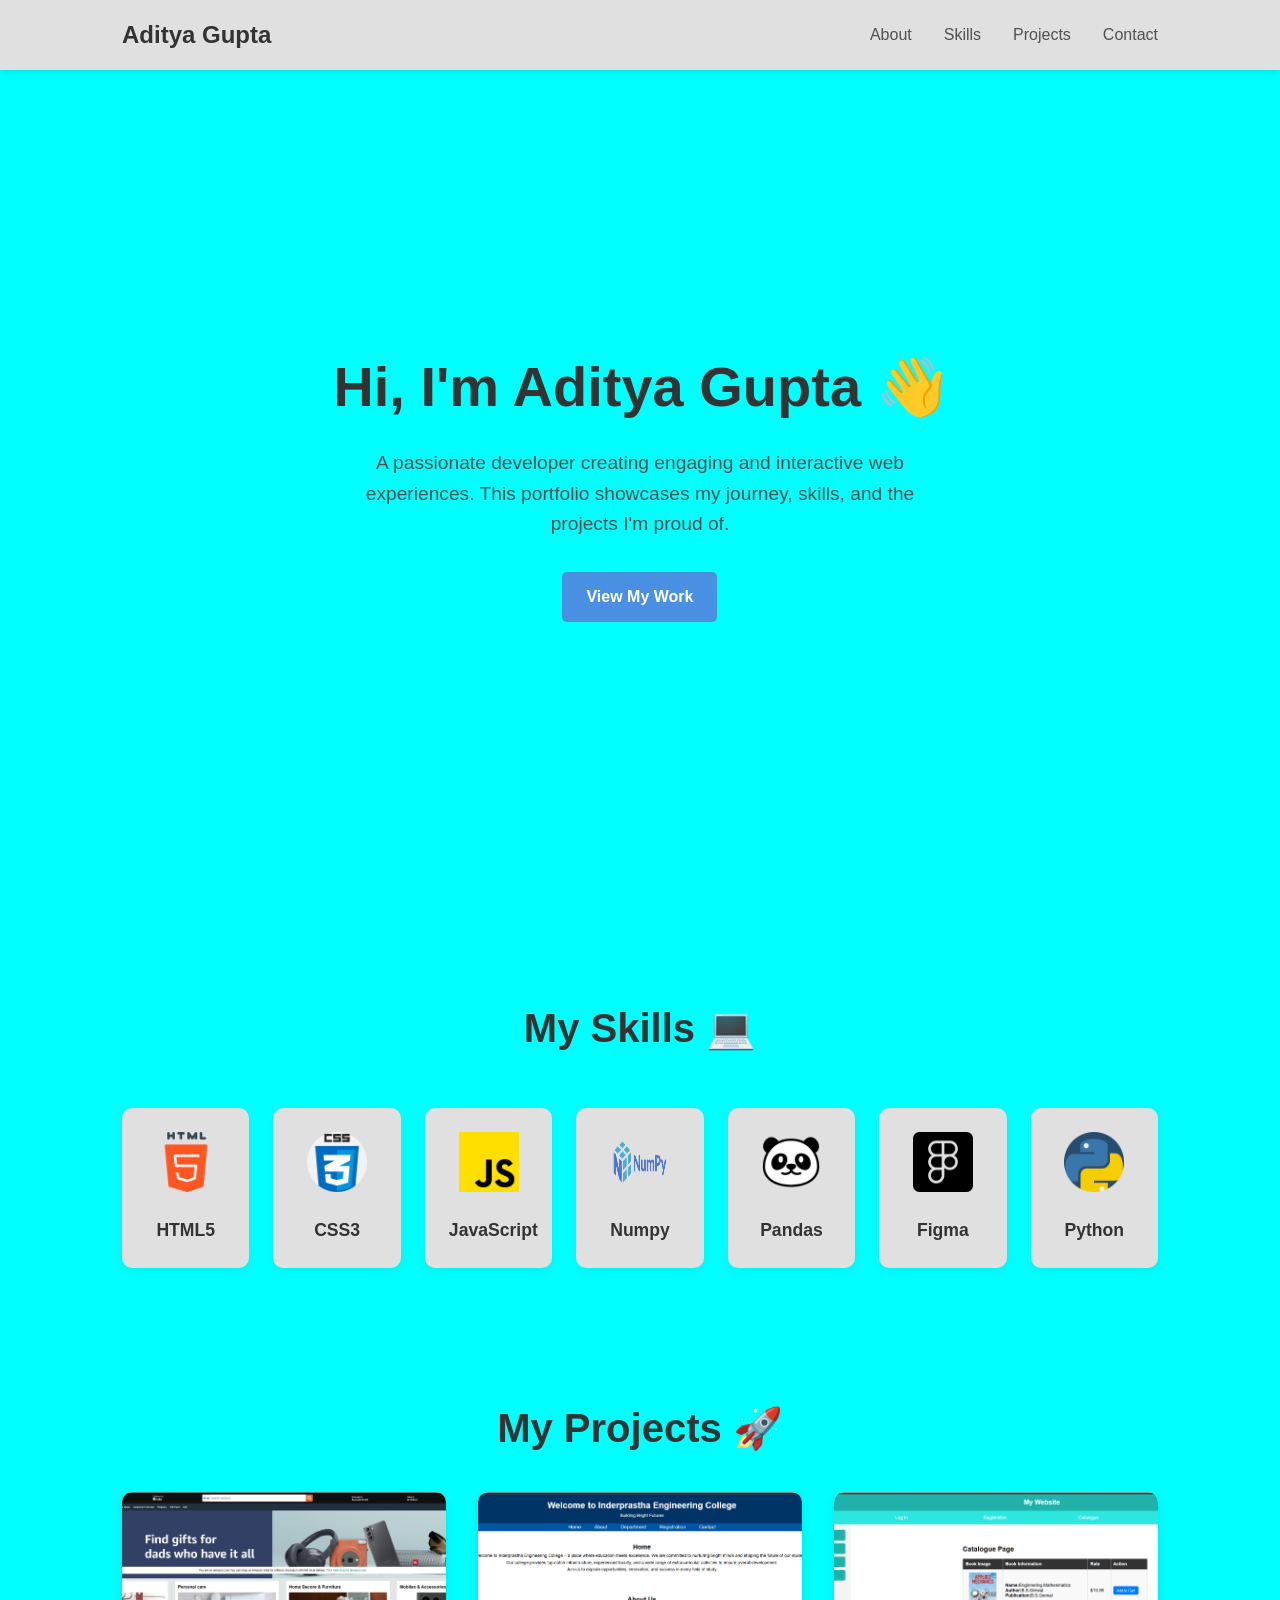
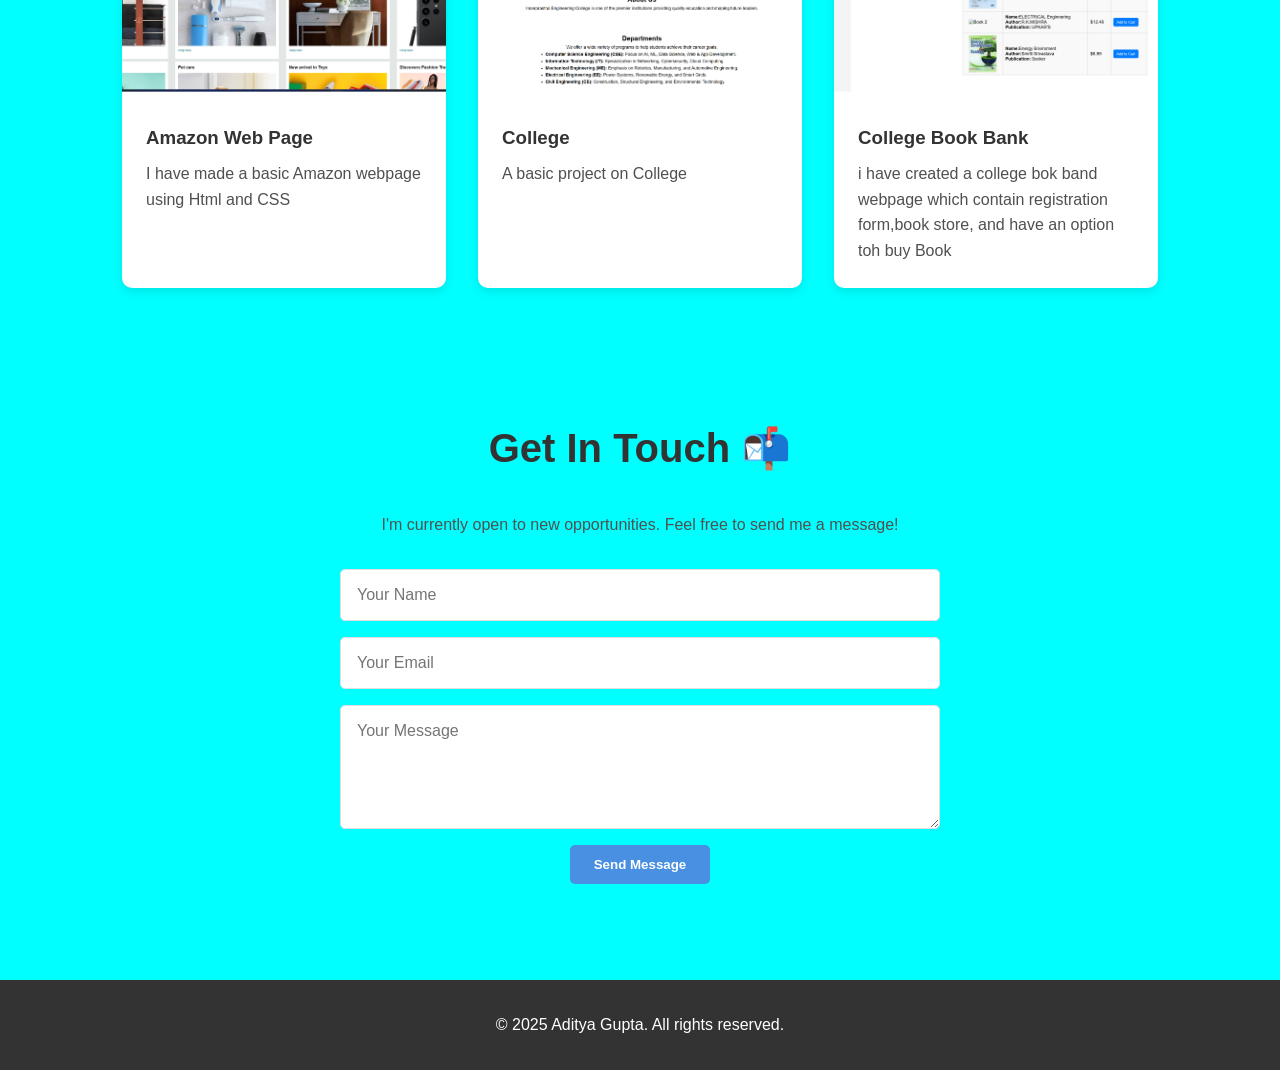
<file: portfilo/digitals_portfolio.html>
<!DOCTYPE html>
<html lang="en">
<head>
    <meta charset="UTF-8">
    <meta name="viewport" content="width=device-width, initial-scale=1.0">
    <title>Aditya Gupta | Portfolio</title>
    <link rel="stylesheet" href="pjt.css">
</head>
<body>
    <header>
        <nav>
            <div class="logo">
                
                <a href="#">Aditya Gupta</a>
            </div>
            <ul class="nav-links">
                <li><a href="#about">About</a></li>
                <li><a href="#skills">Skills</a></li>
                <li><a href="#projects">Projects</a></li>
                <li><a href="#contact">Contact</a></li>
            </ul>
        </nav>
    </header>

    <main>
        <section id="about" class="section-container">
            <div class="about-content">
                <h1>Hi, I'm Aditya Gupta 👋</h1>
                <p>A passionate developer creating engaging and interactive web experiences. This portfolio showcases my journey, skills, and the projects I'm proud of.</p>
                <a href="#projects" class="cta-button">View My Work</a>
            </div>
        </section>

        <section id="skills" class="section-container">
            <h2>My Skills 💻</h2>
            <div class="skills-grid">
                <div class="skill-card">
                    <img src="html-5.png"alt="HTML5 Icon">
                    <h3>HTML5</h3>
                </div>
                <div class="skill-card">
                    <img src="css.png" alt="CSS3 Icon">
                    <h3>CSS3</h3>
                </div>
                <div class="skill-card">
                    <img src="js.png" alt="JavaScript Icon">
                    <h3>JavaScript</h3>
                </div>
               
                 
                <div class="skill-card">
                    <img src="NumPy_logo.png" alt="Numpy Icon">
                    <h3>Numpy</h3>
                </div>
                <div class="skill-card">
                    <img src="panda.png" alt="Pandas Icon">
                    <h3>Pandas</h3>
                </div>
                <div class="skill-card">
                    <img src="figma.png" alt="Figma Icon">
                    <h3>Figma</h3>
                </div>
                <div class="skill-card">
                    <img src="python.png" alt="Python Icon">
                    <h3>Python</h3>
                </div>
            </div>
        </section>

        <section id="projects" class="section-container">
            <h2>My Projects 🚀</h2>
            <div class="projects-grid">
                <div class="project-card">
                    <img src="amazon.png" alt="Project 1 Screenshot">
                    <h3>Amazon Web Page</h3>
                    <p>I have made a basic Amazon webpage using Html and CSS</p>
                    <div class="project-links">
                        
                    </div>
                </div>
                <div class="project-card">
                    <img src="clg_web.png" alt="Project 2 Screenshot">
                    <h3>College</h3>
                    <p>A basic project on College</p>
                    <div class="project-links">
                        
                    </div>
                </div>
                <div class="project-card">
                    <img src="clg.png" alt="Project 3 Screenshot">
                    <h3>College Book Bank</h3>
                    <p>i have created a college bok band webpage which contain registration form,book store, and have an option toh buy Book</p>
                    <div class="project-links">
                        
                    </div>
                </div>
            </div>
        </section>

        <section id="contact" class="section-container">
            <h2>Get In Touch 📬</h2>
            <p>I'm currently open to new opportunities. Feel free to send me a message!</p>
            <form class="contact-form">
                <input type="text" name="name" placeholder="Your Name" required>
                <input type="email" name="email" placeholder="Your Email" required>
                <textarea name="message" placeholder="Your Message" rows="5" required></textarea>
                <button type="submit" class="cta-button">Send Message</button>
            </form>
        </section>
    </main>

    <footer>
        <p>&copy; 2025 Aditya Gupta. All rights reserved.</p>
    </footer>

    <script src="script.js"></script>
</body>

</html>
</file>
<file: style.css>
/* ==========================================================================
   ADITYA GUPTA — DEVELOPER & ML ENGINEER PORTFOLIO
   Design System & Master Stylesheet
   ========================================================================== */

/* --------------------------------------------------------------------------
   1. Design Tokens & CSS Variables
   -------------------------------------------------------------------------- */
:root {
    --bg-main: #0d1117;
    --bg-card: #161b22;
    --bg-card-hover: #1c2128;
    --bg-alt: #12161f;
    --bg-code: #0a0d12;
    --border-color: #30363d;
    --border-subtle: rgba(240, 246, 252, 0.1);
    
    --text-main: #e6edf3;
    --text-muted: #8b949e;
    --text-dim: #6e7681;
    --text-bright: #ffffff;
    
    --primary: #38bdf8;
    --primary-hover: #0ea5e9;
    --accent: #10b981;
    --accent-glow: rgba(16, 185, 129, 0.25);
    --purple-accent: #a855f7;
    --amber-accent: #f59e0b;

    --font-sans: 'Inter', -apple-system, BlinkMacSystemFont, 'Segoe UI', Roboto, sans-serif;
    --font-mono: 'Fira Code', 'JetBrains Mono', Consolas, Monaco, monospace;

    --transition: all 0.25s cubic-bezier(0.4, 0, 0.2, 1);
    --radius-sm: 6px;
    --radius-md: 10px;
    --radius-lg: 16px;
    --shadow-sm: 0 2px 8px rgba(0, 0, 0, 0.4);
    --shadow-md: 0 8px 24px rgba(0, 0, 0, 0.5);
    --shadow-glow: 0 0 25px rgba(56, 189, 248, 0.15);
}

/* --------------------------------------------------------------------------
   2. Reset & Global Base
   -------------------------------------------------------------------------- */
*, *::before, *::after {
    box-sizing: border-box;
    margin: 0;
    padding: 0;
}

html {
    scroll-behavior: smooth;
    font-size: 16px;
}

body {
    background-color: var(--bg-main);
    color: var(--text-main);
    font-family: var(--font-sans);
    line-height: 1.65;
    -webkit-font-smoothing: antialiased;
    overflow-x: hidden;
}

::selection {
    background-color: rgba(56, 189, 248, 0.25);
    color: #38bdf8;
}

a {
    color: var(--primary);
    text-decoration: none;
    transition: var(--transition);
}

a:hover {
    color: #7dd3fc;
}

.container {
    width: 100%;
    max-width: 1100px;
    margin: 0 auto;
    padding: 0 24px;
}

/* --------------------------------------------------------------------------
   3. Typography & Badges
   -------------------------------------------------------------------------- */
h1, h2, h3, h4, h5, h6 {
    color: var(--text-bright);
    font-weight: 700;
    line-height: 1.25;
}

.prompt-symbol {
    color: var(--accent);
    font-family: var(--font-mono);
    font-weight: 700;
}

.comment-slash {
    color: var(--text-dim);
    font-family: var(--font-mono);
    margin-right: 2px;
}

/* --------------------------------------------------------------------------
   4. Navigation Bar
   -------------------------------------------------------------------------- */
.navbar-container {
    position: sticky;
    top: 0;
    z-index: 1000;
    background-color: rgba(13, 17, 23, 0.85);
    backdrop-filter: blur(12px);
    border-bottom: 1px solid var(--border-color);
}

.navbar {
    max-width: 1150px;
    margin: 0 auto;
    display: flex;
    justify-content: space-between;
    align-items: center;
    padding: 14px 24px;
}

.nav-brand {
    font-family: var(--font-mono);
    font-size: 1.15rem;
    font-weight: 700;
    color: var(--text-bright);
    display: flex;
    align-items: center;
    gap: 6px;
    letter-spacing: -0.5px;
}

.nav-brand:hover {
    color: var(--primary);
}

.nav-menu {
    display: flex;
    align-items: center;
    list-style: none;
    gap: 20px;
}

.nav-link {
    font-family: var(--font-mono);
    font-size: 0.88rem;
    color: var(--text-muted);
    transition: var(--transition);
}

.nav-link:hover, .nav-link.active {
    color: var(--primary);
}

.resume-nav {
    color: var(--amber-accent) !important;
}

.hamburger {
    display: none;
    flex-direction: column;
    gap: 5px;
    background: transparent;
    border: none;
    cursor: pointer;
    padding: 6px;
}

.hamburger .bar {
    width: 22px;
    height: 2px;
    background-color: var(--text-bright);
    border-radius: 2px;
    transition: var(--transition);
}

/* Mobile Drawer */
.mobile-drawer {
    display: none;
    position: fixed;
    top: 59px;
    left: 0;
    width: 100%;
    background-color: var(--bg-card);
    border-bottom: 1px solid var(--border-color);
    padding: 24px;
    z-index: 999;
}

.mobile-drawer.open {
    display: block;
}

.mobile-menu {
    list-style: none;
    display: flex;
    flex-direction: column;
    gap: 16px;
}

.mobile-link {
    font-family: var(--font-mono);
    font-size: 1rem;
    color: var(--text-main);
    display: block;
    padding: 6px 0;
}

.mobile-cta {
    margin-top: 12px;
}

/* --------------------------------------------------------------------------
   5. Buttons & Links
   -------------------------------------------------------------------------- */
.btn {
    display: inline-flex;
    align-items: center;
    justify-content: center;
    gap: 8px;
    padding: 10px 20px;
    border-radius: var(--radius-sm);
    font-family: var(--font-mono);
    font-size: 0.9rem;
    font-weight: 600;
    cursor: pointer;
    transition: var(--transition);
    border: 1px solid transparent;
}

.btn-sm {
    padding: 6px 14px;
    font-size: 0.82rem;
}

.btn-block {
    width: 100%;
}

.btn-primary {
    background-color: #238636;
    color: #ffffff;
    border-color: rgba(240, 246, 252, 0.1);
}

.btn-primary:hover {
    background-color: #2ea043;
    color: #ffffff;
    box-shadow: 0 0 12px rgba(46, 160, 67, 0.4);
}

.btn-secondary {
    background-color: var(--bg-card);
    color: var(--text-bright);
    border: 1px solid var(--border-color);
}

.btn-secondary:hover {
    background-color: var(--bg-card-hover);
    border-color: var(--text-muted);
    color: var(--primary);
}

.btn-ghost {
    background: transparent;
    color: var(--text-muted);
    border: 1px solid var(--border-color);
}

.btn-ghost:hover {
    color: var(--text-bright);
    border-color: var(--text-bright);
    background-color: rgba(255, 255, 255, 0.05);
}

.btn-outline {
    background: transparent;
    color: var(--text-main);
    border: 1px solid var(--border-color);
}

.btn-outline:hover {
    border-color: var(--primary);
    color: var(--primary);
}

/* --------------------------------------------------------------------------
   6. Hero Section
   -------------------------------------------------------------------------- */
.hero-section {
    padding: 90px 0 70px 0;
    border-bottom: 1px solid var(--border-subtle);
    background: radial-gradient(circle at 80% 20%, rgba(56, 189, 248, 0.05) 0%, transparent 50%),
                radial-gradient(circle at 10% 80%, rgba(16, 185, 129, 0.04) 0%, transparent 40%);
}

.status-badge {
    display: inline-flex;
    align-items: center;
    gap: 8px;
    background-color: rgba(16, 185, 129, 0.1);
    color: #34d399;
    border: 1px solid rgba(16, 185, 129, 0.25);
    border-radius: 9999px;
    padding: 6px 14px;
    font-family: var(--font-mono);
    font-size: 0.84rem;
    margin-bottom: 24px;
}

.status-dot {
    width: 8px;
    height: 8px;
    background-color: #10b981;
    border-radius: 50%;
    box-shadow: 0 0 10px #10b981;
    animation: pulse-dot 2s infinite;
}

@keyframes pulse-dot {
    0% { transform: scale(0.95); box-shadow: 0 0 0 0 rgba(16, 185, 129, 0.7); }
    70% { transform: scale(1); box-shadow: 0 0 0 6px rgba(16, 185, 129, 0); }
    100% { transform: scale(0.95); box-shadow: 0 0 0 0 rgba(16, 185, 129, 0); }
}

.hero-title {
    font-family: var(--font-mono);
    font-size: 2.6rem;
    font-weight: 700;
    margin-bottom: 20px;
    color: var(--text-bright);
    letter-spacing: -1px;
    line-height: 1.2;
}

.prompt-text {
    color: var(--text-muted);
}

.typing-text {
    color: var(--primary);
}

.blinking-cursor {
    color: var(--accent);
    animation: blink 1s step-end infinite;
}

@keyframes blink {
    from, to { opacity: 1; }
    50% { opacity: 0; }
}

.hero-lead {
    font-size: 1.12rem;
    color: var(--text-muted);
    max-width: 800px;
    margin-bottom: 32px;
    line-height: 1.7;
}

.hero-lead strong {
    color: var(--text-main);
}

.hero-actions {
    display: flex;
    flex-wrap: wrap;
    gap: 14px;
    margin-bottom: 36px;
}

.quick-meta-pills {
    display: flex;
    flex-wrap: wrap;
    gap: 10px;
}

.meta-pill {
    background-color: var(--bg-card);
    border: 1px solid var(--border-color);
    padding: 6px 12px;
    border-radius: var(--radius-sm);
    font-size: 0.85rem;
    color: var(--text-muted);
    font-family: var(--font-mono);
}

/* --------------------------------------------------------------------------
   7. Sections Global Layout
   -------------------------------------------------------------------------- */
.section {
    padding: 80px 0;
    border-bottom: 1px solid var(--border-subtle);
}

.bg-alt {
    background-color: var(--bg-alt);
}

.section-header {
    margin-bottom: 40px;
}

.section-header.center {
    text-align: center;
}

.section-tag {
    font-family: var(--font-mono);
    font-size: 0.85rem;
    color: var(--accent);
    text-transform: lowercase;
    letter-spacing: 0.5px;
    display: block;
    margin-bottom: 6px;
}

.section-title {
    font-size: 2rem;
    letter-spacing: -0.5px;
}

/* --------------------------------------------------------------------------
   8. About & YAML Card
   -------------------------------------------------------------------------- */
.about-grid {
    display: grid;
    grid-template-columns: 1.2fr 1fr;
    gap: 40px;
    align-items: start;
}

.about-text p {
    color: var(--text-muted);
    margin-bottom: 18px;
    font-size: 1.02rem;
}

.about-text strong {
    color: var(--text-bright);
}

.terminal-card {
    background-color: var(--bg-code);
    border: 1px solid var(--border-color);
    border-radius: var(--radius-md);
    overflow: hidden;
    box-shadow: var(--shadow-md);
}

.terminal-header {
    background-color: #161b22;
    padding: 10px 16px;
    display: flex;
    align-items: center;
    border-bottom: 1px solid var(--border-color);
}

.terminal-dots {
    display: flex;
    gap: 6px;
    margin-right: 14px;
}

.dot {
    width: 11px;
    height: 11px;
    border-radius: 50%;
}

.dot.red { background-color: #ff5f56; }
.dot.yellow { background-color: #ffbd2e; }
.dot.green { background-color: #27c93f; }

.terminal-title {
    font-family: var(--font-mono);
    font-size: 0.8rem;
    color: var(--text-dim);
}

.terminal-body {
    padding: 20px;
    overflow-x: auto;
}

.terminal-body pre {
    font-family: var(--font-mono);
    font-size: 0.86rem;
    line-height: 1.6;
}

.yaml-key { color: #7ee787; }
.yaml-str { color: #a5d6ff; }
.yaml-num { color: #ff7b72; }
.yaml-bool { color: #ffa657; }

/* --------------------------------------------------------------------------
   9. Timeline / Experience Section
   -------------------------------------------------------------------------- */
.timeline {
    position: relative;
    padding-left: 20px;
    border-left: 2px solid var(--border-color);
}

.timeline-card {
    position: relative;
    background-color: var(--bg-card);
    border: 1px solid var(--border-color);
    border-radius: var(--radius-md);
    padding: 24px 28px;
    margin-bottom: 30px;
    transition: var(--transition);
}

.timeline-card:hover {
    border-color: var(--primary);
    transform: translateY(-2px);
    box-shadow: var(--shadow-glow);
}

.timeline-card::before {
    content: '';
    position: absolute;
    left: -29px;
    top: 28px;
    width: 14px;
    height: 14px;
    border-radius: 50%;
    background-color: var(--bg-main);
    border: 3px solid var(--accent);
}

.timeline-top {
    display: flex;
    justify-content: space-between;
    align-items: flex-start;
    margin-bottom: 16px;
    flex-wrap: wrap;
    gap: 10px;
}

.role-title {
    font-size: 1.25rem;
    color: var(--text-bright);
}

.company-name {
    font-family: var(--font-mono);
    font-size: 0.92rem;
    color: var(--primary);
}

.timeline-date {
    display: flex;
    align-items: center;
    gap: 10px;
    font-family: var(--font-mono);
    font-size: 0.85rem;
    color: var(--text-muted);
}

.badge {
    display: inline-block;
    padding: 3px 8px;
    border-radius: 4px;
    font-size: 0.75rem;
    font-weight: 600;
    text-transform: uppercase;
}

.badge-remote {
    background-color: rgba(56, 189, 248, 0.15);
    color: #38bdf8;
    border: 1px solid rgba(56, 189, 248, 0.3);
}

.badge-cgpa {
    background-color: rgba(245, 158, 11, 0.15);
    color: #fbbf24;
    border: 1px solid rgba(245, 158, 11, 0.3);
}

.timeline-bullets {
    list-style-type: none;
    margin-bottom: 20px;
}

.timeline-bullets li {
    position: relative;
    padding-left: 20px;
    margin-bottom: 10px;
    color: var(--text-muted);
    font-size: 0.95rem;
}

.timeline-bullets li::before {
    content: '▹';
    position: absolute;
    left: 0;
    color: var(--accent);
}

.timeline-bullets strong {
    color: var(--text-main);
}

/* --------------------------------------------------------------------------
   10. Certifications Section
   -------------------------------------------------------------------------- */
.cert-grid {
    display: grid;
    grid-template-columns: repeat(auto-fit, minmax(320px, 1fr));
    gap: 24px;
}

.cert-card {
    background-color: var(--bg-card);
    border: 1px solid var(--border-color);
    border-radius: var(--radius-md);
    padding: 28px;
    display: flex;
    flex-direction: column;
    transition: var(--transition);
}

.cert-card:hover {
    border-color: var(--primary);
    transform: translateY(-4px);
    box-shadow: var(--shadow-md);
}

.cert-card.highlight-card {
    border: 1px solid rgba(168, 85, 247, 0.4);
    background: linear-gradient(180deg, rgba(168, 85, 247, 0.05) 0%, var(--bg-card) 100%);
}

.cert-header {
    display: flex;
    justify-content: space-between;
    align-items: center;
    margin-bottom: 16px;
}

.cert-icon {
    font-size: 1.8rem;
}

.cert-badge {
    font-family: var(--font-mono);
    font-size: 0.75rem;
    color: var(--text-muted);
    background-color: var(--bg-main);
    border: 1px solid var(--border-color);
    padding: 3px 8px;
    border-radius: 4px;
}

.cert-name {
    font-size: 1.18rem;
    margin-bottom: 6px;
}

.cert-issuer {
    font-family: var(--font-mono);
    font-size: 0.85rem;
    color: var(--accent);
    margin-bottom: 14px;
}

.cert-desc {
    color: var(--text-muted);
    font-size: 0.9rem;
    margin-bottom: 20px;
    flex-grow: 1;
}

/* --------------------------------------------------------------------------
   11. Skills Section
   -------------------------------------------------------------------------- */
.skills-container {
    display: grid;
    grid-template-columns: repeat(auto-fit, minmax(320px, 1fr));
    gap: 24px;
}

.skill-category-card {
    background-color: var(--bg-card);
    border: 1px solid var(--border-color);
    border-radius: var(--radius-md);
    padding: 24px;
    transition: var(--transition);
}

.skill-category-card:hover {
    border-color: var(--border-subtle);
    background-color: var(--bg-card-hover);
}

.category-header {
    display: flex;
    align-items: center;
    gap: 10px;
    margin-bottom: 18px;
    border-bottom: 1px solid var(--border-subtle);
    padding-bottom: 12px;
}

.category-header h3 {
    font-size: 1.05rem;
    font-weight: 600;
}

.cat-icon {
    font-size: 1.3rem;
}

.skill-badges {
    display: flex;
    flex-wrap: wrap;
    gap: 8px;
}

.skill-item {
    background-color: var(--bg-main);
    color: var(--text-main);
    border: 1px solid var(--border-color);
    padding: 5px 11px;
    border-radius: var(--radius-sm);
    font-family: var(--font-mono);
    font-size: 0.82rem;
    transition: var(--transition);
}

.skill-item:hover {
    border-color: var(--primary);
    color: var(--primary);
    background-color: rgba(56, 189, 248, 0.05);
}

/* --------------------------------------------------------------------------
   12. Projects Section
   -------------------------------------------------------------------------- */
.projects-grid {
    display: grid;
    grid-template-columns: repeat(auto-fit, minmax(320px, 1fr));
    gap: 28px;
}

.project-card {
    background-color: var(--bg-card);
    border: 1px solid var(--border-color);
    border-radius: var(--radius-md);
    padding: 28px;
    display: flex;
    flex-direction: column;
    transition: var(--transition);
}

.project-card:hover {
    border-color: var(--primary);
    transform: translateY(-4px);
    box-shadow: var(--shadow-glow);
}

.project-type {
    font-family: var(--font-mono);
    font-size: 0.8rem;
    color: var(--accent);
    text-transform: uppercase;
    letter-spacing: 0.5px;
    margin-bottom: 8px;
}

.project-title {
    font-size: 1.3rem;
    margin-bottom: 14px;
}

.project-desc {
    color: var(--text-muted);
    font-size: 0.92rem;
    line-height: 1.6;
    margin-bottom: 18px;
}

.project-features {
    display: flex;
    flex-direction: column;
    gap: 6px;
    margin-bottom: 20px;
    font-size: 0.84rem;
    color: #94a3b8;
    font-family: var(--font-mono);
}

.tag-cloud {
    display: flex;
    flex-wrap: wrap;
    gap: 6px;
    margin-bottom: 24px;
    margin-top: auto;
}

.tag {
    background-color: var(--bg-main);
    color: var(--text-dim);
    border: 1px solid var(--border-color);
    padding: 3px 8px;
    border-radius: 4px;
    font-family: var(--font-mono);
    font-size: 0.78rem;
}

.project-links {
    display: flex;
    gap: 12px;
}

/* --------------------------------------------------------------------------
   13. Education Section
   -------------------------------------------------------------------------- */
.edu-card {
    background-color: var(--bg-card);
    border: 1px solid var(--border-color);
    border-radius: var(--radius-md);
    padding: 28px;
}

.edu-top {
    display: flex;
    justify-content: space-between;
    align-items: flex-start;
    margin-bottom: 20px;
    flex-wrap: wrap;
    gap: 10px;
}

.edu-degree {
    font-size: 1.25rem;
}

.edu-college {
    font-family: var(--font-mono);
    color: var(--primary);
    font-size: 0.95rem;
}

.edu-date {
    display: flex;
    align-items: center;
    gap: 10px;
    font-family: var(--font-mono);
    font-size: 0.85rem;
    color: var(--text-muted);
}

.edu-coursework {
    margin-top: 14px;
    color: var(--text-muted);
    font-size: 0.9rem;
}

.course-tags {
    display: flex;
    flex-wrap: wrap;
    gap: 8px;
    margin-top: 10px;
}

.course-tags span {
    background-color: var(--bg-main);
    border: 1px solid var(--border-color);
    padding: 4px 10px;
    border-radius: 4px;
    font-family: var(--font-mono);
    font-size: 0.82rem;
    color: var(--text-main);
}

/* --------------------------------------------------------------------------
   14. Contact Section
   -------------------------------------------------------------------------- */
.contact-lead {
    color: var(--text-muted);
    font-size: 1.1rem;
    max-width: 650px;
    margin: 0 auto 36px auto;
}

.contact-methods {
    display: flex;
    justify-content: center;
    flex-wrap: wrap;
    gap: 20px;
    margin-bottom: 36px;
}

.contact-box {
    background-color: var(--bg-card);
    border: 1px solid var(--border-color);
    border-radius: var(--radius-md);
    padding: 20px 28px;
    display: flex;
    align-items: center;
    gap: 14px;
}

.box-icon {
    font-size: 1.4rem;
}

.box-label {
    font-family: var(--font-mono);
    font-size: 0.85rem;
    color: var(--text-dim);
}

.box-link {
    color: var(--text-bright);
    font-family: var(--font-mono);
    font-size: 0.95rem;
}

.box-link:hover {
    color: var(--primary);
}

.copy-btn {
    background-color: var(--bg-main);
    border: 1px solid var(--border-color);
    color: var(--text-muted);
    padding: 4px 8px;
    border-radius: 4px;
    cursor: pointer;
    font-family: var(--font-mono);
    font-size: 0.78rem;
    display: flex;
    align-items: center;
    gap: 4px;
    transition: var(--transition);
}

.copy-btn:hover {
    border-color: var(--primary);
    color: var(--primary);
}

.social-links {
    display: flex;
    justify-content: center;
    flex-wrap: wrap;
    gap: 14px;
}

.social-btn {
    display: inline-flex;
    align-items: center;
    gap: 8px;
    background-color: var(--bg-card);
    border: 1px solid var(--border-color);
    padding: 10px 18px;
    border-radius: var(--radius-sm);
    color: var(--text-main);
    font-family: var(--font-mono);
    font-size: 0.88rem;
    transition: var(--transition);
}

.social-btn:hover {
    border-color: var(--primary);
    color: var(--primary);
    transform: translateY(-2px);
}

/* --------------------------------------------------------------------------
   15. Footer & Toast
   -------------------------------------------------------------------------- */
.footer {
    padding: 40px 0;
    background-color: var(--bg-code);
    border-top: 1px solid var(--border-color);
}

.footer-content {
    display: flex;
    flex-direction: column;
    align-items: center;
    gap: 14px;
    text-align: center;
}

.terminal-footer {
    font-family: var(--font-mono);
    font-size: 0.95rem;
    color: var(--text-muted);
    background-color: var(--bg-main);
    border: 1px solid var(--border-color);
    padding: 8px 18px;
    border-radius: var(--radius-sm);
}

.footer-meta p {
    color: var(--text-dim);
    font-size: 0.85rem;
}

.toast {
    position: fixed;
    bottom: 24px;
    right: 24px;
    background-color: #238636;
    color: #ffffff;
    padding: 12px 20px;
    border-radius: var(--radius-sm);
    font-family: var(--font-mono);
    font-size: 0.88rem;
    box-shadow: var(--shadow-md);
    opacity: 0;
    transform: translateY(20px);
    transition: all 0.3s cubic-bezier(0.4, 0, 0.2, 1);
    pointer-events: none;
    z-index: 2000;
}

.toast.show {
    opacity: 1;
    transform: translateY(0);
}

/* --------------------------------------------------------------------------
   16. Responsive Breakpoints
   -------------------------------------------------------------------------- */
@media (max-width: 850px) {
    .nav-menu {
        display: none;
    }

    .hamburger {
        display: flex;
    }

    .hero-title {
        font-size: 2rem;
    }

    .about-grid {
        grid-template-columns: 1fr;
    }
}

@media (max-width: 600px) {
    .hero-title {
        font-size: 1.65rem;
    }

    .hero-lead {
        font-size: 1rem;
    }

    .section {
        padding: 50px 0;
    }

    .contact-box {
        width: 100%;
        justify-content: center;
    }
}
</file>
<file: portfilo/pjt.css>
:root {
    --primary-color: #4a90e2; /* A nice blue */
    --secondary-color: #333;
    --background-color:aqua;
    --text-color: #505050;
    --light-gray: #e0e0e0;
    --white: #ffffff;
    --font-family: 'Poppins', sans-serif;
}

* {
    margin: 0;
    padding: 0;
    box-sizing: border-box;
}

html {
    scroll-behavior: smooth;
}

body {
    font-family: var(--font-family);
    background-color: var(--background-color);
    color: var(--text-color);
    line-height: 1.6;
}

/* --- Header & Navigation --- */
header {
    background: var(--light-gray);
    box-shadow: 0 2px 5px rgba(0, 0, 0, 0.1);
    position: fixed;
    width: 100%;
    z-index: 1000;
}
header:hover{
    
    background-color: #8db7e6;
}



nav {
    display: flex;
    justify-content: space-between;
    align-items: center;
    max-width: 1100px;
    margin: 0 auto;
    padding: 1rem 2rem;
}

.logo a {
    text-decoration: none;
    color: var(--secondary-color);
    font-size: 1.5rem;
    font-weight: 700;
}

.nav-links {
    list-style: none;
    display: flex;
    gap: 2rem;
}

.nav-links a {
    text-decoration: none;
    color: var(--text-color);
    font-weight: 500;
    transition: color 0.3s ease;
}

.nav-links a:hover {
    color: var(--primary-color);
}

/* --- General Section Styling --- */
.section-container {
    max-width: 1100px;
    margin: 0 auto;
    padding: 6rem 2rem 2rem;
    text-align: center;
    /* For animation */
    opacity: 0;
    transform: translateY(20px);
    transition: opacity 0.6s ease-out, transform 0.6s ease-out;
}

.section-container.visible {
    opacity: 1;
    transform: translateY(0);
}

.section-container h2 {
    font-size: 2.5rem;
    margin-bottom: 2rem;
    color: var(--secondary-color);
}

/* --- About Me Section --- */
#about {
    min-height: 100vh;
    display: flex;
    align-items: center;
    justify-content: center;
    text-align: center;
}

.about-content h1 {
    font-size: 3.5rem;
    color: var(--secondary-color);
}

.about-content p {
    font-size: 1.2rem;
    max-width: 600px;
    margin: 1rem auto 2rem;
}

/* --- Call to Action Button --- */
.cta-button {
    display: inline-block;
    background-color: var(--primary-color);
    color: var(--white);
    padding: 12px 24px;
    text-decoration: none;
    border-radius: 5px;
    font-weight: 600;
    transition: background-color 0.3s ease, transform 0.3s ease;
}

.cta-button:hover {
    background-color: #357abd;
    transform: translateY(-3px);
}

/* --- Skills Section --- */
.skills-grid {
    display: grid;
    grid-template-columns: repeat(auto-fit, minmax(120px, 1fr));
    gap: 1.5rem;
    margin-top: 3rem;
}

.skill-card {
    background: var(--light-gray);
    padding: 1.5rem;
    border-radius: 10px;
    box-shadow: 0 4px 10px rgba(0,0,0,0.05);
    transition: transform 0.3s ease, box-shadow 0.3s ease;
}

.skill-card:hover {
    transform: translateY(-5px);
    box-shadow: 0 6px 15px rgba(0,0,0,0.1);
    background-color: #4a90e2;
}

.skill-card img {
    width: 60px;
    height: 60px;
    margin-bottom: 1rem;
}

.skill-card h3 {
    font-size: 1.1rem;
    color: var(--secondary-color);
}

/* --- Projects Section --- */
.projects-grid {
    display: grid;
    grid-template-columns: repeat(auto-fit, minmax(300px, 1fr));
    gap: 2rem;
    text-align: left;
}

.project-card {
    background: var(--white);
    border-radius: 10px;
    overflow: hidden;
    box-shadow: 0 4px 10px rgba(0,0,0,0.1);
    transition: transform 0.3s ease, box-shadow 0.3s ease;
}

.project-card:hover {
    transform: translateY(-5px);
    box-shadow: 0 8px 20px rgba(0,0,0,0.15);
}

.project-card img {
    width: 100%;
    height: 200px;
    object-fit: cover;
}

.project-card h3,
.project-card p,
.project-links {
    padding: 0 1.5rem;
}

.project-card h3 {
    margin-top: 1.5rem;
    color: var(--secondary-color);
}

.project-card p {
    margin: 0.5rem 0 1.5rem;
}

.project-links {
    margin-bottom: 1.5rem;
}

.project-links a {
    text-decoration: none;
    color: var(--primary-color);
    font-weight: 600;
    margin-right: 1rem;
}

.project-links a:hover {
    text-decoration: underline;
}

/* --- Contact Section --- */
.contact-form {
    max-width: 600px;
    margin: 2rem auto 0;
    display: flex;
    flex-direction: column;
    gap: 1rem;
}

.contact-form input,
.contact-form textarea {
    width: 100%;
    padding: 1rem;
    border: 1px solid var(--light-gray);
    border-radius: 5px;
    font-family: var(--font-family);
    font-size: 1rem;
}

.contact-form button {
    cursor: pointer;
    border: none;
    width: fit-content;
    align-self: center;
}

/* --- Footer --- */
footer {
    text-align: center;
    padding: 2rem;
    background: var(--secondary-color);
    color: var(--white);
    margin-top: 4rem;
}

/* --- Responsive Design --- */
@media (max-width: 768px) {
    nav {
        flex-direction: column;
        gap: 1rem;
    }

    .about-content h1 {
        font-size: 2.5rem;
    }

    .section-container h2 {
        font-size: 2rem;
    }
}
</file>
